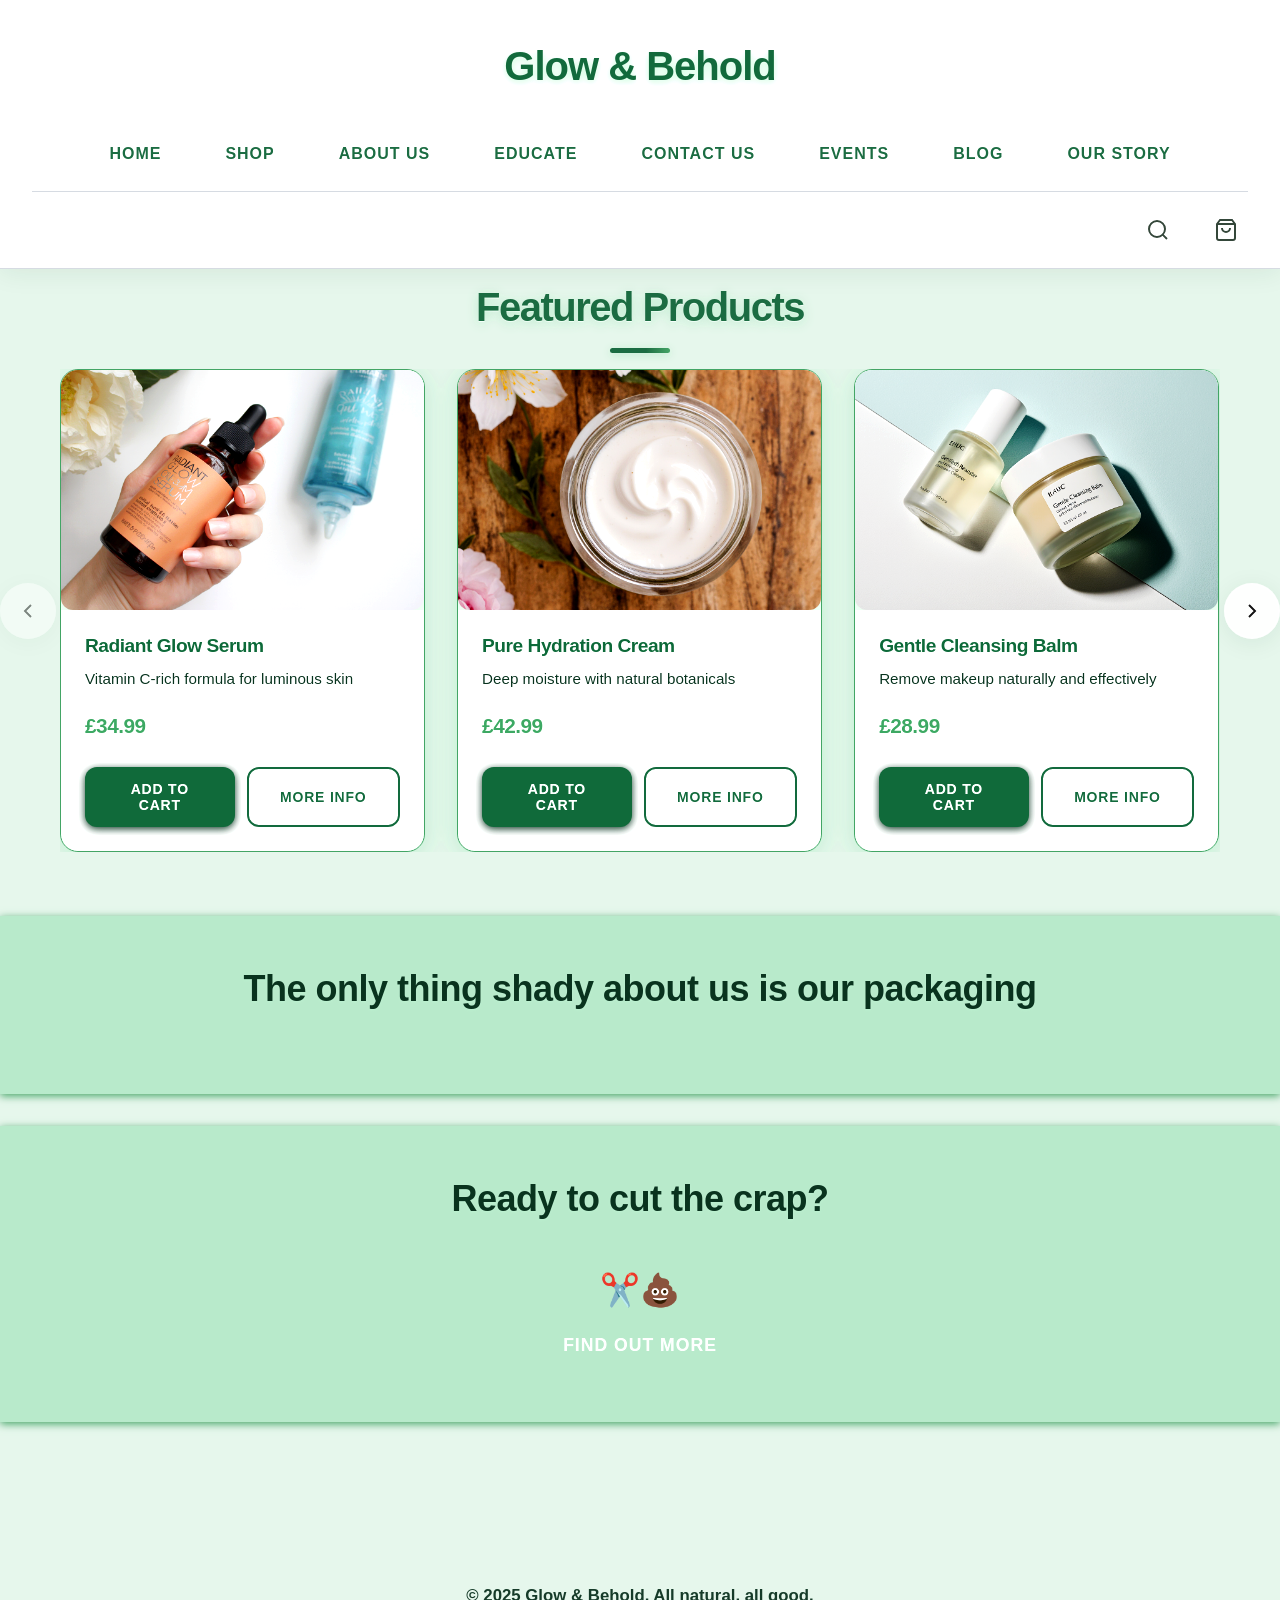
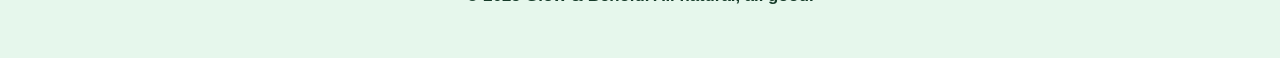
<file: index.html>
<!-- Modal for More Info -->
    <div id="info-modal" class="modal" style="display:none;">
        <div class="modal-content">
            <button class="modal-close" aria-label="Close">&times;</button>
            <h2 class="modal-title">Product Information</h2>
            <div class="modal-body">
                <p id="modal-product-name"></p>
                <p id="modal-product-description"></p>
                <p id="modal-product-price"></p>
            </div>
        </div>
    </div>
<!DOCTYPE html>
<html lang="en">
<head>
    <meta charset="UTF-8">
    <meta name="viewport" content="width=device-width, initial-scale=1.0">
    <title>Glow & Behold - Natural Skincare</title>
    <link rel="stylesheet" href="styles.css">
</head>
<body>
    <header class="header">
        <div class="header-container">
            <button class="mobile-menu-toggle" aria-label="Toggle menu">
                <span></span>
                <span></span>
                <span></span>
            </button>

            <div class="brand-container">
                <h1 class="brand-name"><a href="index.html">Glow & Behold</a></h1>
            </div>

            <nav class="main-nav">
                <ul class="nav-list">
                    <li><a href="index.html">Home</a></li>
                    <li><a href="shop/shop.html">Shop</a></li>
                    <li><a href="about/about.html">About Us</a></li>
                    <li><a href="educate/educate.html">Educate</a></li>
                    <li><a href="contact/contact.html">Contact Us</a></li>
                    <li><a href="events/events.html">Events</a></li>
                    <li><a href="blog/blog.html">Blog</a></li>
                    <li><a href="story/story.html">Our Story</a></li>
                </ul>
            </nav>

            <div class="header-actions">
                <button class="icon-btn search-btn" aria-label="Search products">
                    <svg width="24" height="24" viewBox="0 0 24 24" fill="none" stroke="currentColor" stroke-width="2">
                        <circle cx="11" cy="11" r="8"></circle>
                        <path d="m21 21-4.35-4.35"></path>
                    </svg>
                </button>
                <form class="search-bar" id="search-bar" autocomplete="off" onsubmit="return false;">
                    <input type="text" placeholder="Search products..." aria-label="Search products" />
                </form>
                <a href="cart/cart.html" class="icon-btn cart-btn" aria-label="Shopping cart">
                    <svg width="24" height="24" viewBox="0 0 24 24" fill="none" stroke="currentColor" stroke-width="2">
                        <path d="M6 2L3 6v14a2 2 0 0 0 2 2h14a2 2 0 0 0 2-2V6l-3-4z"></path>
                        <line x1="3" y1="6" x2="21" y2="6"></line>
                        <path d="M16 10a4 4 0 0 1-8 0"></path>
                    </svg>
                        <span class="cart-count">0</span>
                    </a>
            </div>
        </div>
    </header>

    <main>

        <section class="carousel-section">
            <h2 class="section-title">Featured Products</h2>
            <div class="carousel-container">
                <button class="carousel-btn carousel-btn-prev" aria-label="Previous products">
                    <svg width="24" height="24" viewBox="0 0 24 24" fill="none" stroke="currentColor" stroke-width="2">
                        <polyline points="15 18 9 12 15 6"></polyline>
                    </svg>
                </button>

                <div class="carousel-track-wrapper">
                    <div class="carousel-track">
                        <div class="product-card">
                            <div class="product-image">
                                <img src="images/glow_serum.png" alt="Radiant Glow Serum" class="product-image" />
                            </div>
                            <div class="product-info">
                                <h3 class="product-name">Radiant Glow Serum</h3>
                                <p class="product-description">Vitamin C-rich formula for luminous skin</p>
                                <p class="product-price">£34.99</p>
                                <div class="product-actions">
                                    <button class="btn btn-primary add-to-cart">Add to Cart</button>
                                    <button class="btn btn-secondary more-info">More Info</button>
                                </div>
                            </div>
                        </div>

                        <div class="product-card">
                            <div class="product-image">
                                <img src="images/hydration_cream.png" alt="Pure Hydration Cream" class="product-image" />
                            </div>
                            <div class="product-info">
                                <h3 class="product-name">Pure Hydration Cream</h3>
                                <p class="product-description">Deep moisture with natural botanicals</p>
                                <p class="product-price">£42.99</p>
                                <div class="product-actions">
                                    <button class="btn btn-primary add-to-cart">Add to Cart</button>
                                    <button class="btn btn-secondary more-info">More Info</button>
                                </div>
                            </div>
                        </div>

                        <div class="product-card">
                            <div class="product-image">
                                <img src="images/renewal_cleanser.png" alt="Gentle Cleansing Balm" class="product-image" />
                            </div>
                            <div class="product-info">
                                <h3 class="product-name">Gentle Cleansing Balm</h3>
                                <p class="product-description">Remove makeup naturally and effectively</p>
                                <p class="product-price">£28.99</p>
                                <div class="product-actions">
                                    <button class="btn btn-primary add-to-cart">Add to Cart</button>
                                    <button class="btn btn-secondary more-info">More Info</button>
                                </div>
                            </div>
                        </div>

                        <div class="product-card">
                            <div class="product-image">
                                <img src="images/botanical_balance_toner.png" alt="Revive Eye Treatment" class="product-image" />
                            </div>
                            <div class="product-info">
                                <h3 class="product-name">Revive Eye Treatment</h3>
                                <p class="product-description">Reduce puffiness and dark circles</p>
                                <p class="product-price">£38.99</p>
                                <div class="product-actions">
                                    <button class="btn btn-primary add-to-cart">Add to Cart</button>
                                    <button class="btn btn-secondary more-info">More Info</button>
                                </div>
                            </div>
                        </div>

                        <div class="product-card">
                            <div class="product-image">
                                <img src="images/restore_balm.png" alt="Bright Morning Toner" class="product-image" />
                            </div>
                            <div class="product-info">
                                <h3 class="product-name">Bright Morning Toner</h3>
                                <p class="product-description">Balance and refresh with rose water</p>
                                <p class="product-price">£24.99</p>
                                <div class="product-actions">
                                    <button class="btn btn-primary add-to-cart">Add to Cart</button>
                                    <button class="btn btn-secondary more-info">More Info</button>
                                </div>
                            </div>
                        </div>

                        <div class="product-card">
                            <div class="product-image">
                                <img src="images/night_repair_oil.png" alt="Night Repair Oil" class="product-image" />
                            </div>
                            <div class="product-info">
                                <h3 class="product-name">Night Repair Oil</h3>
                                <p class="product-description">Overnight rejuvenation therapy</p>
                                <p class="product-price">£45.99</p>
                                <div class="product-actions">
                                    <button class="btn btn-primary add-to-cart">Add to Cart</button>
                                    <button class="btn btn-secondary more-info">More Info</button>
                                </div>
                            </div>
                        </div>
                    </div>
                </div>

                <button class="carousel-btn carousel-btn-next" aria-label="Next products">
                    <svg width="24" height="24" viewBox="0 0 24 24" fill="none" stroke="currentColor" stroke-width="2">
                        <polyline points="9 18 15 12 9 6"></polyline>
                    </svg>
                </button>
            </div>

        </section>

        <section class="promo-banner">
            <p class="promo-text">The only thing shady about us is our packaging</p>
        </section>

        <section class="promo-banner">
            <p class="promo-text">Ready to cut the crap?</p>
            <span style="font-size:2rem; display:inline-block; margin-top:0.2em; text-align:center; width:100%;">✂️💩</span>
            <br>
            <button class="btn btn-cta"><span class="btn-cta-text">Find Out More</span></button>
        </section>
    </main>

    <footer class="footer">
        <p class="footer-copyright">&copy; 2025 Glow & Behold. All natural, all good.</p>
    </footer>

    <script src="script.js"></script>
</body>
</html>
</file>
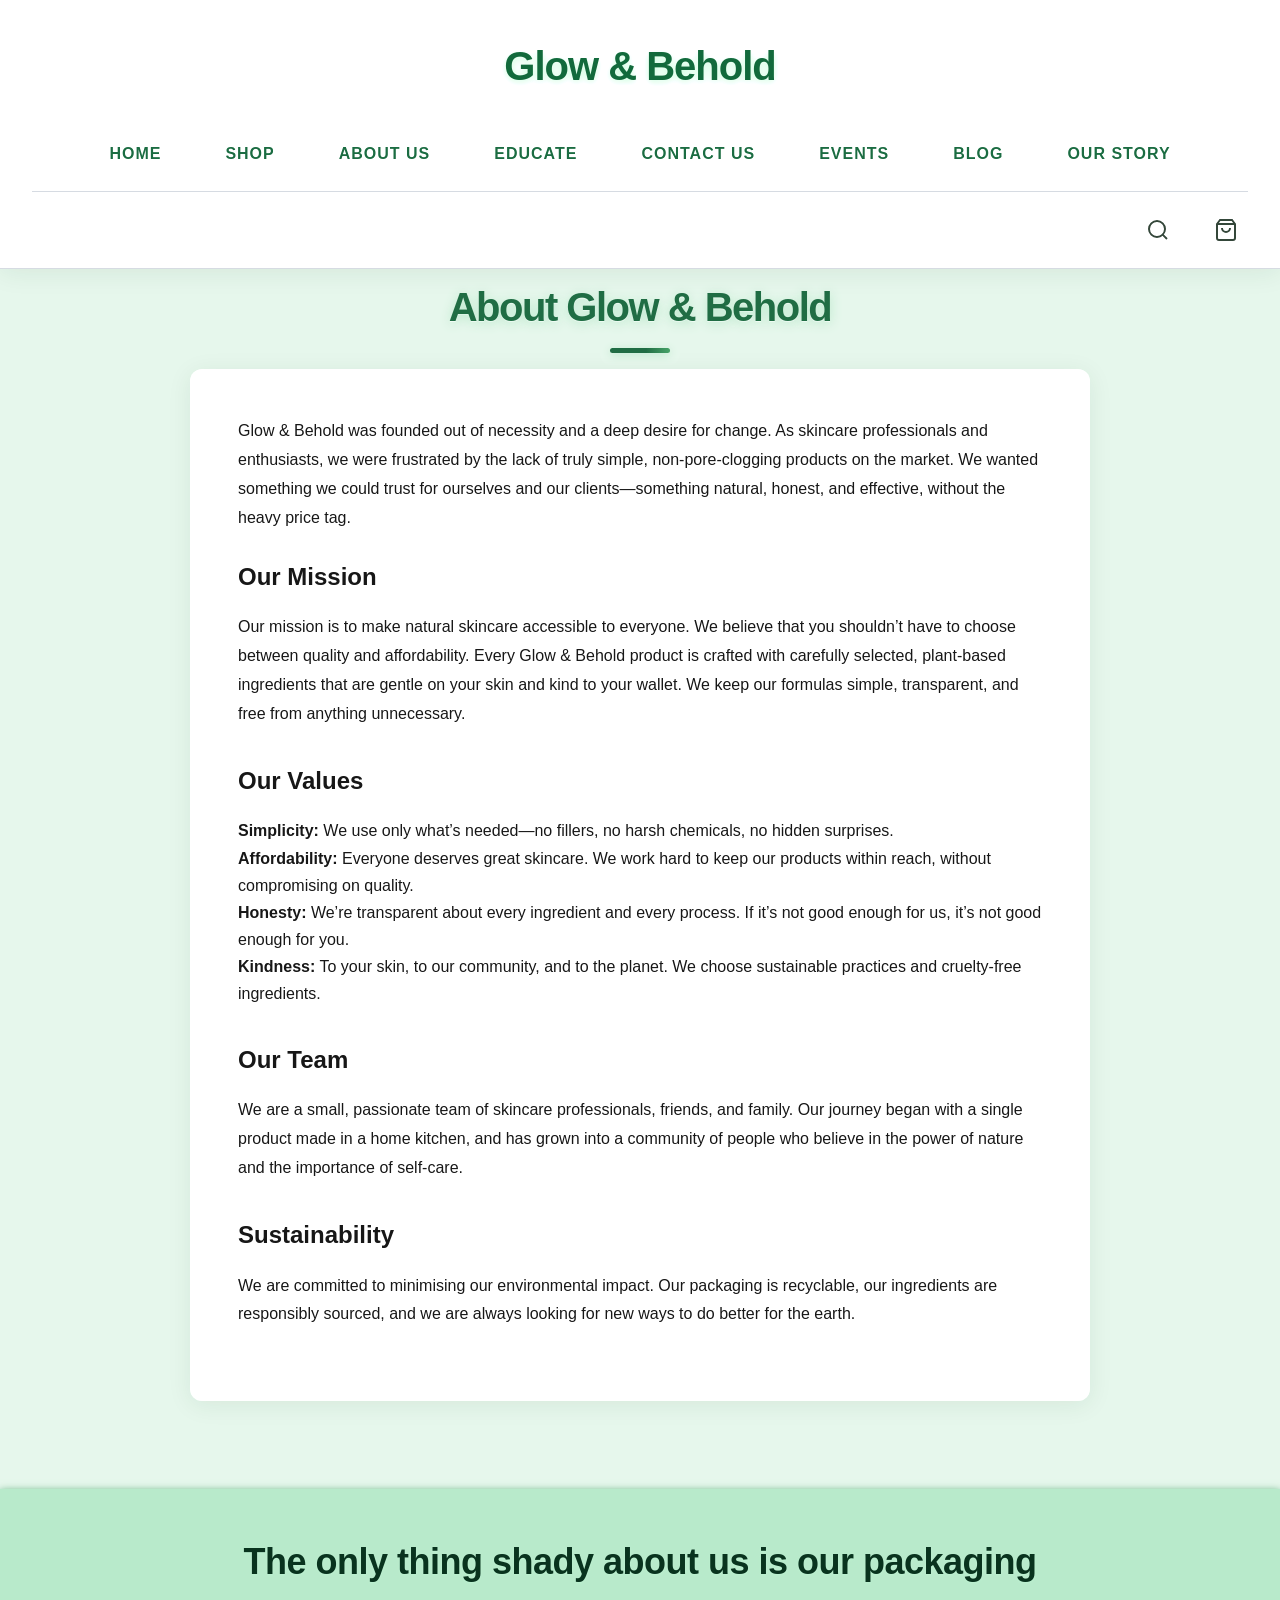
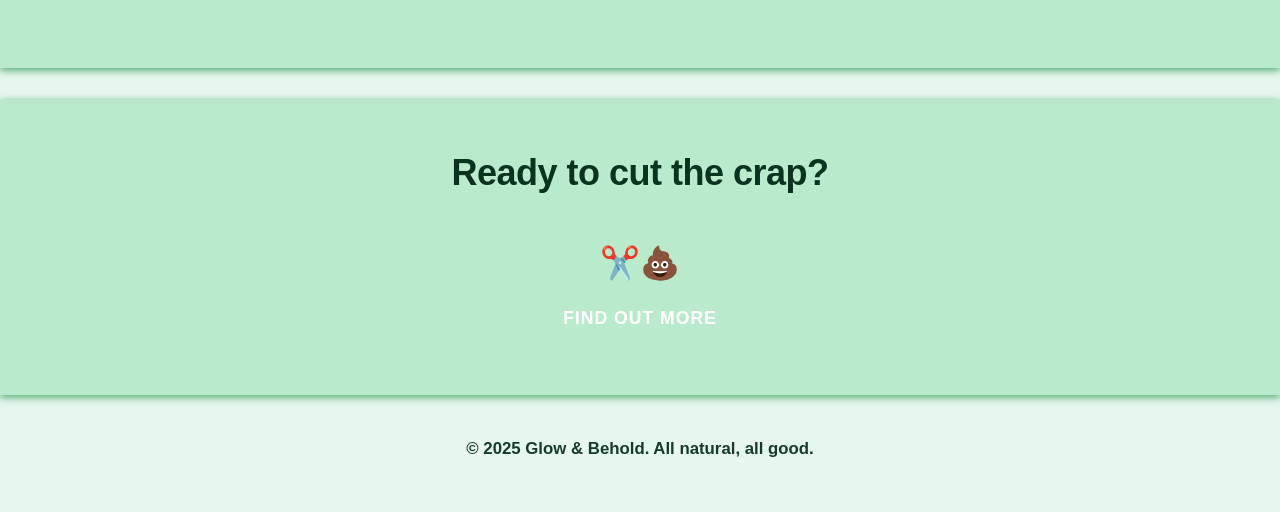
<file: about/about.html>
<!DOCTYPE html>
<html lang="en">
<head>
    <meta charset="UTF-8">
    <meta name="viewport" content="width=device-width, initial-scale=1.0">
    <title>About Us - Glow & Behold</title>
    <link rel="stylesheet" href="../styles.css">
</head>
<body>
    <header class="header">
        <div class="header-container">
            <button class="mobile-menu-toggle" aria-label="Toggle menu">
                <span></span>
                <span></span>
                <span></span>
            </button>

            <div class="brand-container">
                <h1 class="brand-name"><a href="../index.html">Glow & Behold</a></h1>
            </div>

            <nav class="main-nav">
                <ul class="nav-list">
                                        <li><a href="../index.html">Home</a></li>
                    <li><a href="../shop/shop.html">Shop</a></li>
                    <li><a href="about.html">About Us</a></li>
                    <li><a href="../educate/educate.html">Educate</a></li>
                    <li><a href="../contact/contact.html">Contact Us</a></li>
                    <li><a href="../events/events.html">Events</a></li>
                    <li><a href="../blog/blog.html">Blog</a></li>
                    <li><a href="../story/story.html">Our Story</a></li>
                </ul>
            </nav>

            <div class="header-actions">
                <button class="icon-btn search-btn" aria-label="Search products">
                    <svg width="24" height="24" viewBox="0 0 24 24" fill="none" stroke="currentColor" stroke-width="2">
                        <circle cx="11" cy="11" r="8"></circle>
                        <path d="m21 21-4.35-4.35"></path>
                    </svg>
                </button>
                <form class="search-bar" id="search-bar" autocomplete="off" onsubmit="return false;">
                    <input type="text" placeholder="Search products..." aria-label="Search products" />
                </form>
                <a href="../cart/cart.html" class="icon-btn cart-btn" aria-label="Shopping cart">
                    <svg width="24" height="24" viewBox="0 0 24 24" fill="none" stroke="currentColor" stroke-width="2">
                        <path d="M6 2L3 6v14a2 2 0 0 0 2 2h14a2 2 0 0 0 2-2V6l-3-4z"></path>
                        <line x1="3" y1="6" x2="21" y2="6"></line>
                        <path d="M16 10a4 4 0 0 1-8 0"></path>
                    </svg>
                    <span class="cart-count">0</span>
                </a>
            </div>
        </div>
    </header>

    <main>
        <section class="page-content">
            <h2 class="section-title">About Glow & Behold</h2>
            <div class="content-wrapper">
                <p>
                    Glow & Behold was founded out of necessity and a deep desire for change. As skincare professionals and enthusiasts, we were frustrated by the lack of truly simple, non-pore-clogging products on the market. We wanted something we could trust for ourselves and our clients—something natural, honest, and effective, without the heavy price tag.
                </p>

                <h3>Our Mission</h3>
                <p>
                    Our mission is to make natural skincare accessible to everyone. We believe that you shouldn’t have to choose between quality and affordability. Every Glow & Behold product is crafted with carefully selected, plant-based ingredients that are gentle on your skin and kind to your wallet. We keep our formulas simple, transparent, and free from anything unnecessary.
                </p>

                <h3>Our Values</h3>
                <ul>
                    <li><strong>Simplicity:</strong> We use only what’s needed—no fillers, no harsh chemicals, no hidden surprises.</li>
                    <li><strong>Affordability:</strong> Everyone deserves great skincare. We work hard to keep our products within reach, without compromising on quality.</li>
                    <li><strong>Honesty:</strong> We’re transparent about every ingredient and every process. If it’s not good enough for us, it’s not good enough for you.</li>
                    <li><strong>Kindness:</strong> To your skin, to our community, and to the planet. We choose sustainable practices and cruelty-free ingredients.</li>
                </ul>

                <h3>Our Team</h3>
                <p>
                    We are a small, passionate team of skincare professionals, friends, and family. Our journey began with a single product made in a home kitchen, and has grown into a community of people who believe in the power of nature and the importance of self-care.
                </p>

                <h3>Sustainability</h3>
                <p>
                    We are committed to minimising our environmental impact. Our packaging is recyclable, our ingredients are responsibly sourced, and we are always looking for new ways to do better for the earth.
                </p>
            </div>
        </section>
    </main>

    <footer class="footer">
        <div class="promo-banner">
            <p class="promo-text">The only thing shady about us is our packaging</p>
        </div>
        <div class="promo-banner">
            <p class="promo-text">Ready to cut the crap?</p>
            <span style="font-size:2rem; display:inline-block; margin-top:0.2em; text-align:center; width:100%;">✂️💩</span>
            <br>
            <button class="btn btn-cta"><span class="btn-cta-text">Find Out More</span></button>
        </div>
        <p class="footer-copyright">&copy; 2025 Glow & Behold. All natural, all good.</p>
    </footer>

    <script src="../script.js"></script>
</body>
</html>
</file>
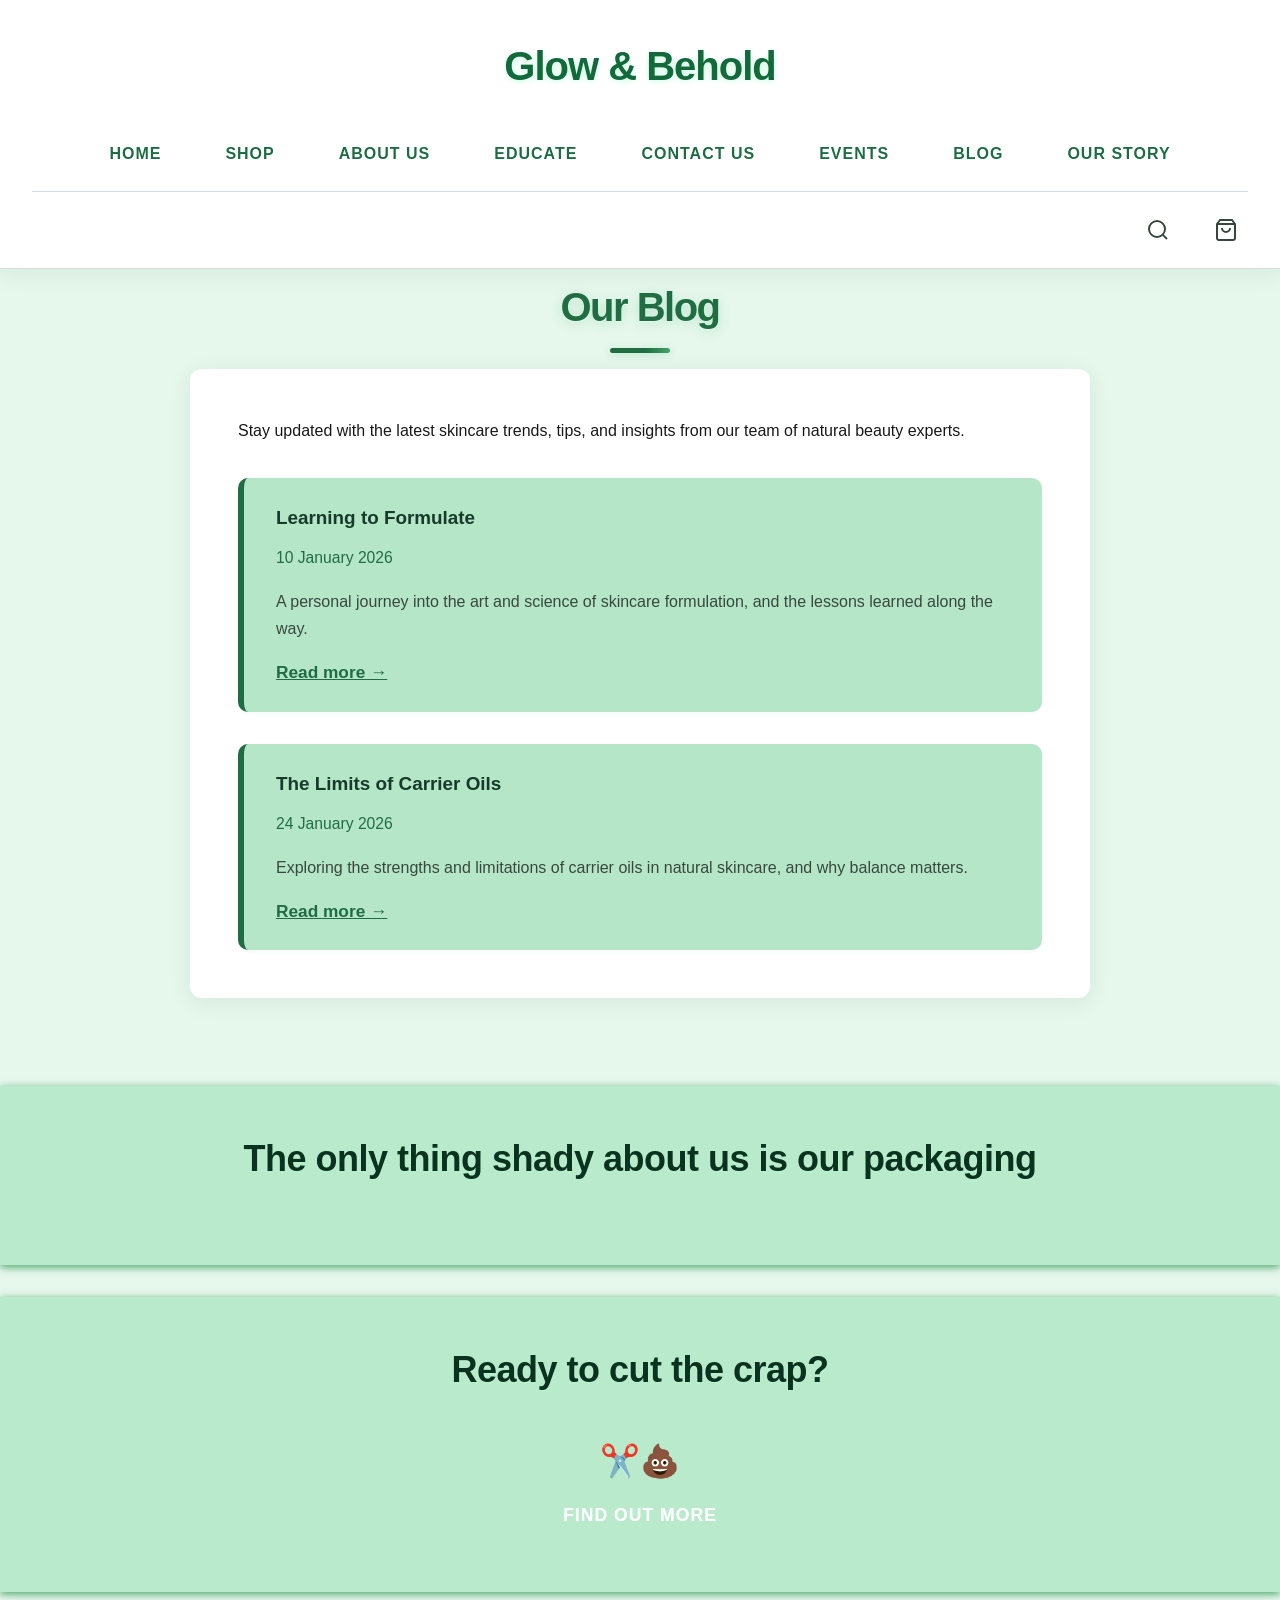
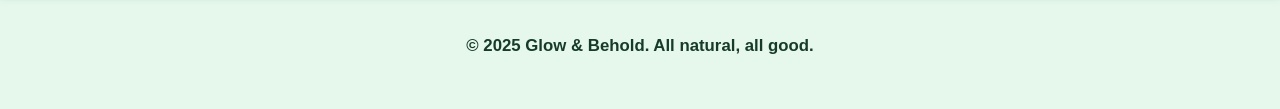
<file: blog/blog.html>
<!DOCTYPE html>
<html lang="en">
<head>
    <meta charset="UTF-8">
    <meta name="viewport" content="width=device-width, initial-scale=1.0">
    <title>Blog - Glow & Behold</title>
    <link rel="stylesheet" href="../styles.css">
</head>
<body>
    <header class="header">
        <div class="header-container">
            <button class="mobile-menu-toggle" aria-label="Toggle menu">
                <span></span>
                <span></span>
                <span></span>
            </button>

            <div class="brand-container">
                <h1 class="brand-name"><a href="../index.html">Glow & Behold</a></h1>
            </div>

            <nav class="main-nav">
                <ul class="nav-list">
                                        <li><a href="../index.html">Home</a></li>
                    <li><a href="../shop/shop.html">Shop</a></li>
                    <li><a href="../about/about.html">About Us</a></li>
                    <li><a href="../educate/educate.html">Educate</a></li>
                    <li><a href="../contact/contact.html">Contact Us</a></li>
                    <li><a href="../events/events.html">Events</a></li>
                    <li><a href="blog.html">Blog</a></li>
                    <li><a href="../story/story.html">Our Story</a></li>
                </ul>
            </nav>

            <div class="header-actions">
                <button class="icon-btn search-btn" aria-label="Search products">
                    <svg width="24" height="24" viewBox="0 0 24 24" fill="none" stroke="currentColor" stroke-width="2">
                        <circle cx="11" cy="11" r="8"></circle>
                        <path d="m21 21-4.35-4.35"></path>
                    </svg>
                </button>
                <form class="search-bar" id="search-bar" autocomplete="off" onsubmit="return false;">
                    <input type="text" placeholder="Search products..." aria-label="Search products" />
                </form>
                <a href="../cart/cart.html" class="icon-btn cart-btn" aria-label="Shopping cart">
                    <svg width="24" height="24" viewBox="0 0 24 24" fill="none" stroke="currentColor" stroke-width="2">
                        <path d="M6 2L3 6v14a2 2 0 0 0 2 2h14a2 2 0 0 0 2-2V6l-3-4z"></path>
                        <line x1="3" y1="6" x2="21" y2="6"></line>
                        <path d="M16 10a4 4 0 0 1-8 0"></path>
                    </svg>
                    <span class="cart-count">0</span>
                </a>
            </div>
        </div>
    </header>

    <main>
        <section class="page-content">
            <h2 class="section-title">Our Blog</h2>
            <div class="content-wrapper">
                <p>Stay updated with the latest skincare trends, tips, and insights from our team of natural beauty experts.</p>

                <ul class="blog-list" id="blog-list">
                    <!-- Blog entries will be loaded here by JavaScript -->
                </ul>
            </div>
        </section>
    </main>

    <footer class="footer">
        <div class="promo-banner">
            <p class="promo-text">The only thing shady about us is our packaging</p>
        </div>
        <div class="promo-banner">
            <p class="promo-text">Ready to cut the crap?</p>
            <span style="font-size:2rem; display:inline-block; margin-top:0.2em; text-align:center; width:100%;">✂️💩</span>
            <br>
            <button class="btn btn-cta"><span class="btn-cta-text">Find Out More</span></button>
        </div>
        <p class="footer-copyright">&copy; 2025 Glow & Behold. All natural, all good.</p>
    </footer>

    <script src="../script.js"></script>
</body>
</html>
</file>
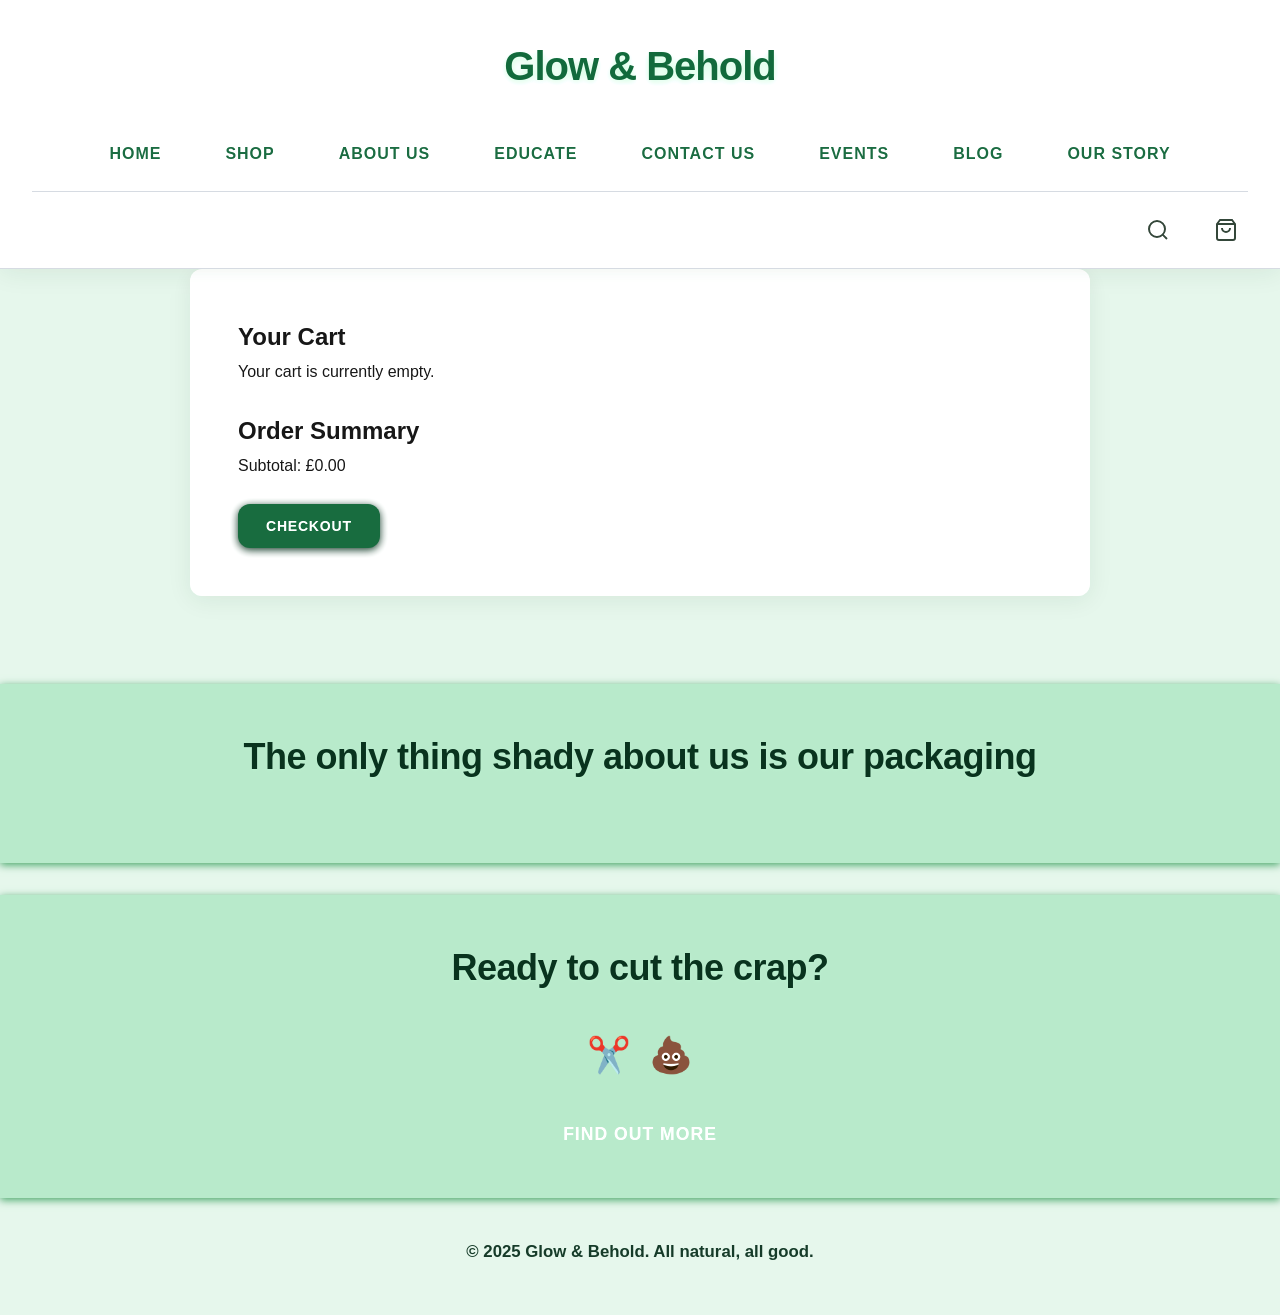
<file: cart/cart.html>
<!DOCTYPE html>
<html lang="en-GB">
<head>
    <meta charset="UTF-8">
    <meta name="viewport" content="width=device-width, initial-scale=1.0">
    <title>Your Cart | Glow & Behold</title>
    <link rel="stylesheet" href="../styles.css">
</head>
<body>
    <header class="header">
        <div class="header-container">
            <button class="mobile-menu-toggle" aria-label="Toggle menu">
                <span></span>
                <span></span>
                <span></span>
            </button>
            <div class="brand-container">
                <h1 class="brand-name"><a href="../index.html">Glow & Behold</a></h1>
            </div>
            <nav class="main-nav">
                <ul class="nav-list">
                    <li><a href="../index.html">Home</a></li>
                    <li><a href="../shop/shop.html">Shop</a></li>
                    <li><a href="../about/about.html">About Us</a></li>
                    <li><a href="../educate/educate.html">Educate</a></li>
                    <li><a href="../contact/contact.html">Contact Us</a></li>
                    <li><a href="../events/events.html">Events</a></li>
                    <li><a href="../blog/blog.html">Blog</a></li>
                    <li><a href="../story/story.html">Our Story</a></li>
                </ul>
            </nav>
            <div class="header-actions">
                <button class="icon-btn search-btn" aria-label="Search products">
                    <svg width="24" height="24" viewBox="0 0 24 24" fill="none" stroke="currentColor" stroke-width="2">
                        <circle cx="11" cy="11" r="8"></circle>
                        <path d="m21 21-4.35-4.35"></path>
                    </svg>
                </button>
                <form class="search-bar" id="search-bar" autocomplete="off" onsubmit="return false;">
                    <input type="text" placeholder="Search products..." aria-label="Search products" />
                </form>
                <a href="../cart/cart.html" class="icon-btn cart-btn" aria-label="Shopping cart">
                    <svg width="24" height="24" viewBox="0 0 24 24" fill="none" stroke="currentColor" stroke-width="2">
                        <path d="M6 2L3 6v14a2 2 0 0 0 2 2h14a2 2 0 0 0 2-2V6l-3-4z"></path>
                        <line x1="3" y1="6" x2="21" y2="6"></line>
                        <path d="M16 10a4 4 0 0 1-8 0"></path>
                    </svg>
                    <span class="cart-count">0</span>
                </a>
            </div>
        </div>
    </header>
    <main>
        <section class="page-content">
            <div class="content-wrapper">
                <h1>Your Cart</h1>
                <div class="cart-items">
                    <p>Your cart is currently empty.</p>
                </div>
                <div class="cart-summary">
                    <h2>Order Summary</h2>
                    <p>Subtotal: <span class="cart-subtotal">£0.00</span></p>
                    <button class="btn btn-primary" disabled>Checkout</button>
                </div>
            </div>
        </section>
    </main>
    <footer class="footer">
        <div class="promo-banner">
            <p class="promo-text">The only thing shady about us is our packaging</p>
        </div>
        <div class="promo-banner">
            <p class="promo-text">Ready to cut the crap?</p>
            <div class="promo-icons">
                <span>✂️</span><span>💩</span>
            </div>
            <a href="../educate/educate.html" class="btn btn-cta"><span class="btn-cta-text">Find Out More</span></a>
        </div>
        <p class="footer-copyright">&copy; 2025 Glow & Behold. All natural, all good.</p>
    </footer>
</body>
</html>
</file>
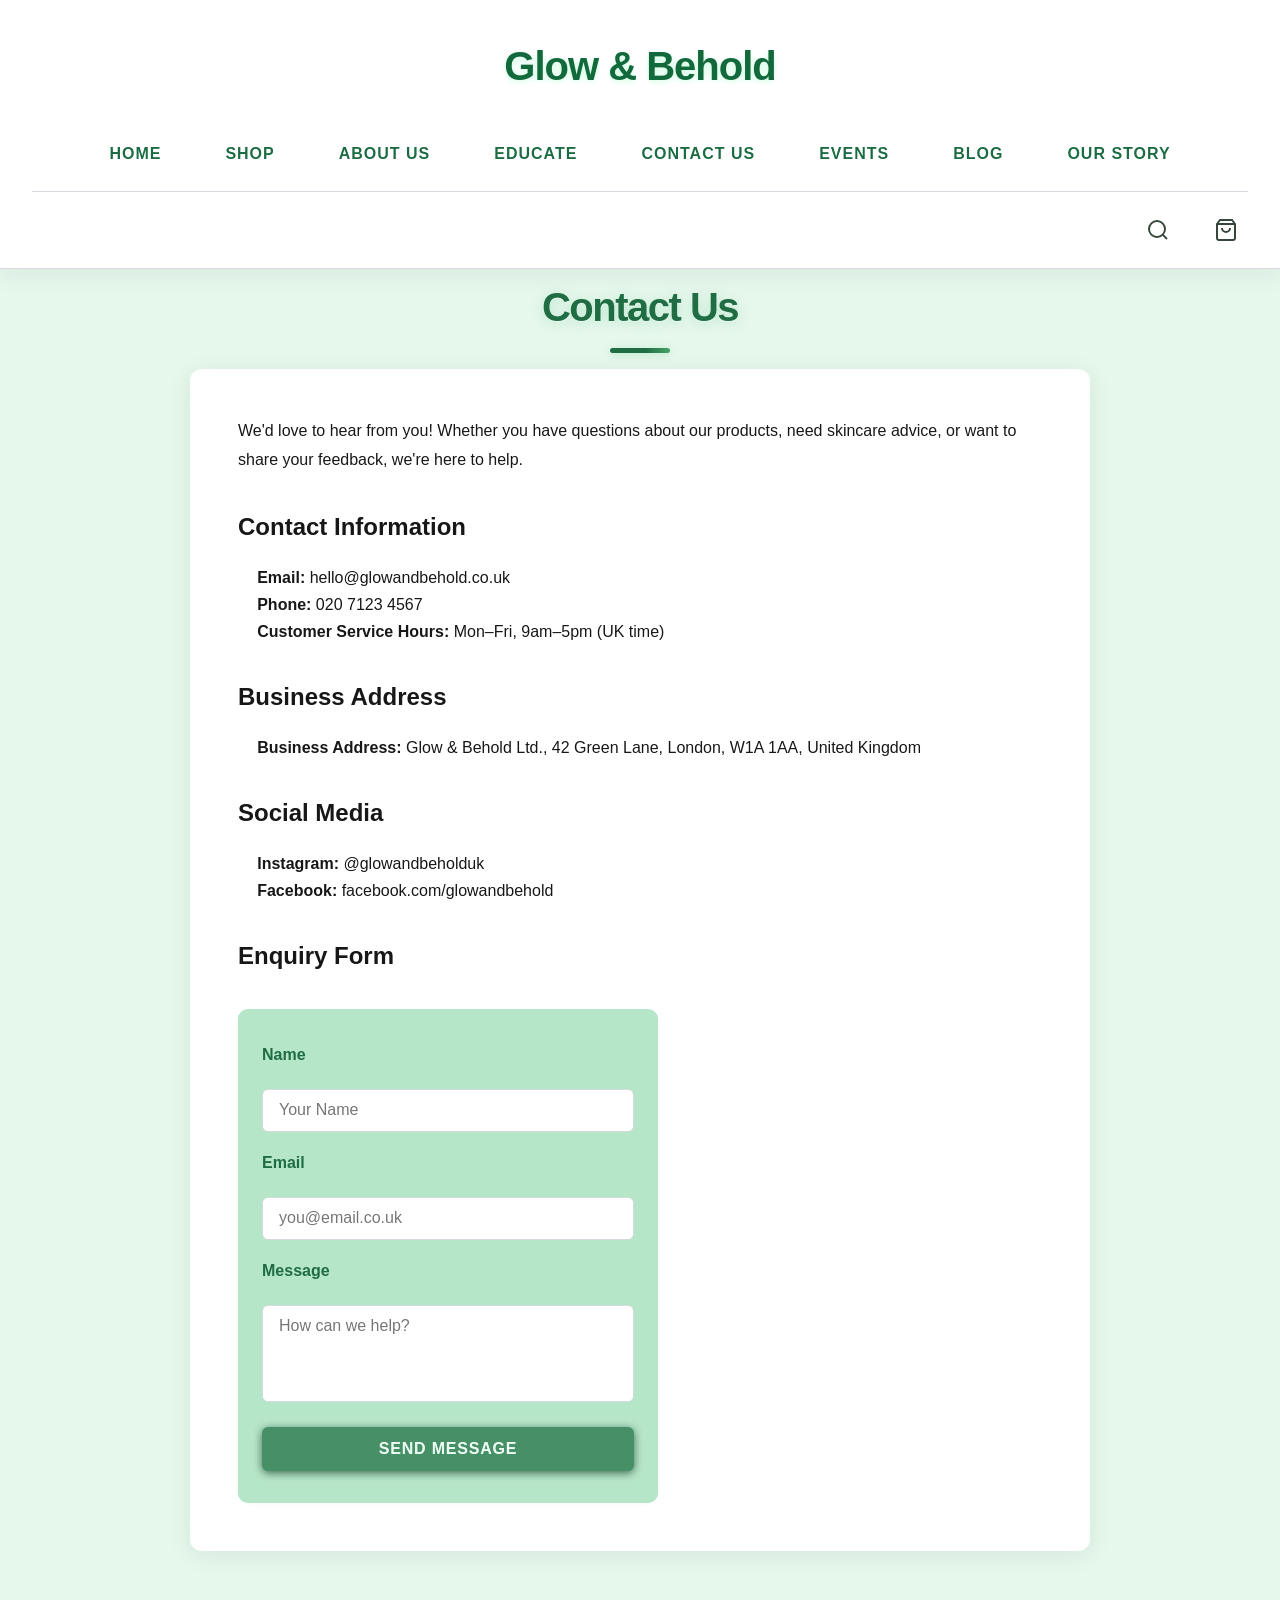
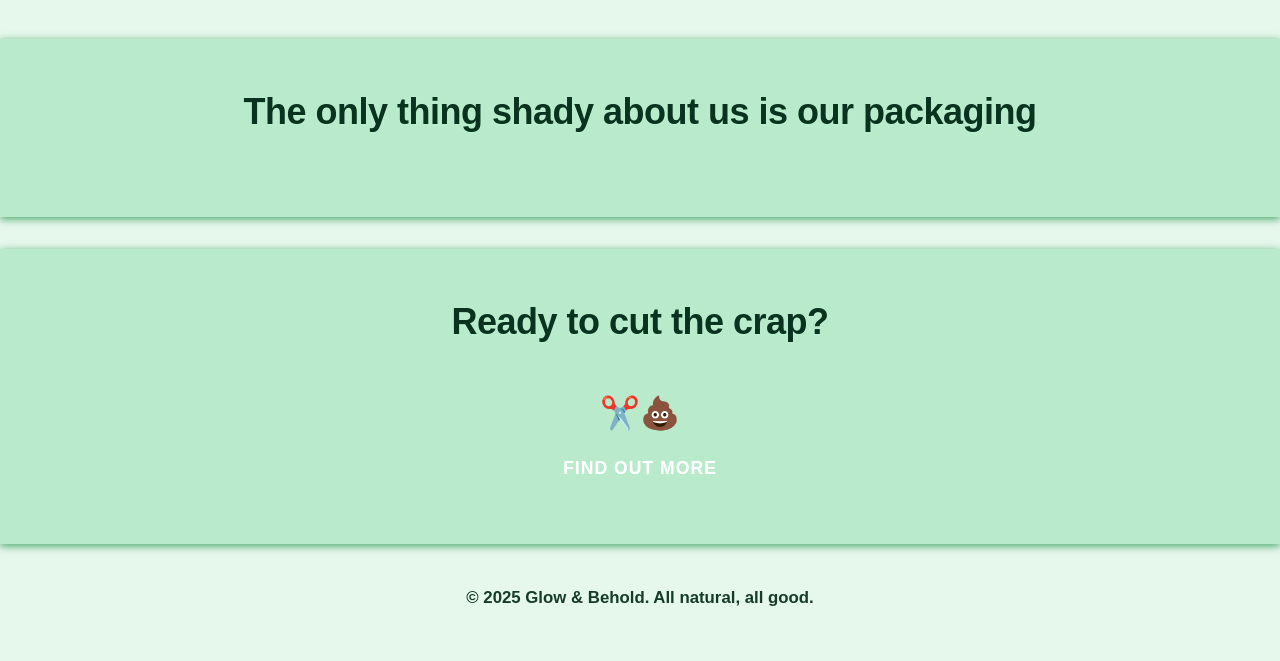
<file: contact/contact.html>
<!DOCTYPE html>
<html lang="en">
<head>
    <meta charset="UTF-8">
    <meta name="viewport" content="width=device-width, initial-scale=1.0">
    <title>Contact Us - Glow & Behold</title>
    <link rel="stylesheet" href="../styles.css">
</head>
<body>
    <header class="header">
        <div class="header-container">
            <button class="mobile-menu-toggle" aria-label="Toggle menu">
                <span></span>
                <span></span>
                <span></span>
            </button>

            <div class="brand-container">
                <h1 class="brand-name"><a href="../index.html">Glow & Behold</a></h1>
            </div>

            <nav class="main-nav">
                <ul class="nav-list">
                                        <li><a href="../index.html">Home</a></li>
                    <li><a href="../shop/shop.html">Shop</a></li>
                    <li><a href="../about/about.html">About Us</a></li>
                    <li><a href="../educate/educate.html">Educate</a></li>
                    <li><a href="contact.html">Contact Us</a></li>
                    <li><a href="../events/events.html">Events</a></li>
                    <li><a href="../blog/blog.html">Blog</a></li>
                    <li><a href="../story/story.html">Our Story</a></li>
                </ul>
            </nav>

            <div class="header-actions">
                <button class="icon-btn search-btn" aria-label="Search products">
                    <svg width="24" height="24" viewBox="0 0 24 24" fill="none" stroke="currentColor" stroke-width="2">
                        <circle cx="11" cy="11" r="8"></circle>
                        <path d="m21 21-4.35-4.35"></path>
                    </svg>
                </button>
                <form class="search-bar" id="search-bar" autocomplete="off" onsubmit="return false;">
                    <input type="text" placeholder="Search products..." aria-label="Search products" />
                </form>
                <a href="../cart/cart.html" class="icon-btn cart-btn" aria-label="Shopping cart">
                    <svg width="24" height="24" viewBox="0 0 24 24" fill="none" stroke="currentColor" stroke-width="2">
                        <path d="M6 2L3 6v14a2 2 0 0 0 2 2h14a2 2 0 0 0 2-2V6l-3-4z"></path>
                        <line x1="3" y1="6" x2="21" y2="6"></line>
                        <path d="M16 10a4 4 0 0 1-8 0"></path>
                    </svg>
                    <span class="cart-count">0</span>
                </a>
            </div>
        </div>
    </header>

    <main>
        <section class="page-content">
            <h2 class="section-title">Contact Us</h2>
            <div class="content-wrapper">
                <p>We'd love to hear from you! Whether you have questions about our products, need skincare advice, or want to share your feedback, we're here to help.</p>

                <div class="contact-details">
                    <h3>Contact Information</h3>
                    <ul>
                        <li><strong>Email:</strong> <a href="mailto:hello@glowandbehold.co.uk">hello@glowandbehold.co.uk</a></li>
                        <li><strong>Phone:</strong> <a href="tel:+442071234567">020 7123 4567</a></li>
                        <li><strong>Customer Service Hours:</strong> Mon–Fri, 9am–5pm (UK time)</li>
                    </ul>

                    <h3>Business Address</h3>
                    <ul>
                        <li><strong>Business Address:</strong> Glow & Behold Ltd., 42 Green Lane, London, W1A 1AA, United Kingdom</li>
                    </ul>

                    <h3>Social Media</h3>
                    <ul>
                        <li><strong>Instagram:</strong> <a href="#">@glowandbeholduk</a></li>
                        <li><strong>Facebook:</strong> <a href="#">facebook.com/glowandbehold</a></li>
                    </ul>

                    <h3>Enquiry Form</h3>
                    <form class="contact-form" autocomplete="off" onsubmit="return false;">
                        <label for="name">Name</label>
                        <input type="text" id="name" name="name" placeholder="Your Name" required>
                        <label for="email">Email</label>
                        <input type="email" id="email" name="email" placeholder="you@email.co.uk" required>
                        <label for="message">Message</label>
                        <textarea id="message" name="message" rows="4" placeholder="How can we help?" required></textarea>
                        <button type="submit" class="btn btn-primary" disabled>Send Message</button>
                    </form>
                </div>
            </div>
        </section>
    </main>

    <footer class="footer">
        <div class="promo-banner">
            <p class="promo-text">The only thing shady about us is our packaging</p>
        </div>
        <div class="promo-banner">
            <p class="promo-text">Ready to cut the crap?</p>
            <span style="font-size:2rem; display:inline-block; margin-top:0.2em; text-align:center; width:100%;">✂️💩</span>
            <br>
            <button class="btn btn-cta"><span class="btn-cta-text">Find Out More</span></button>
        </div>
        <p class="footer-copyright">&copy; 2025 Glow & Behold. All natural, all good.</p>
    </footer>

    <script src="../script.js"></script>
</body>
</html>
</file>
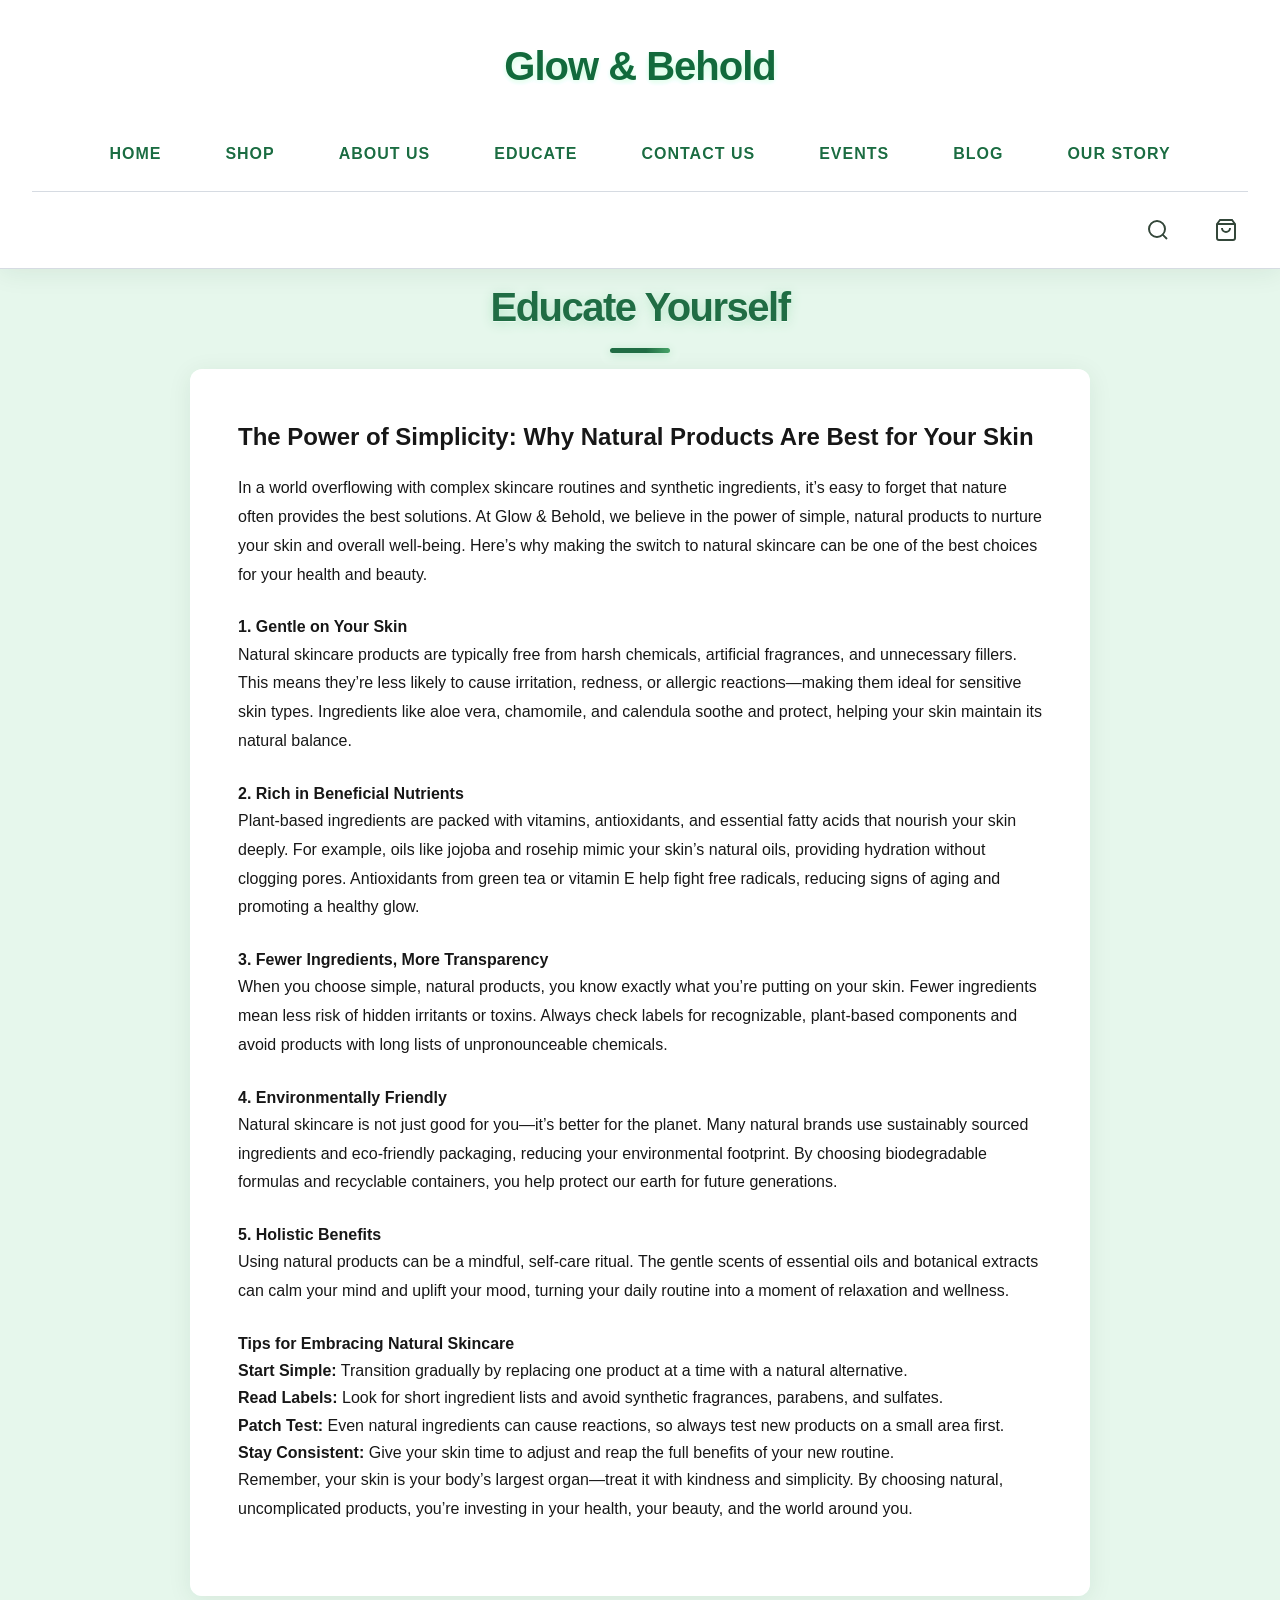
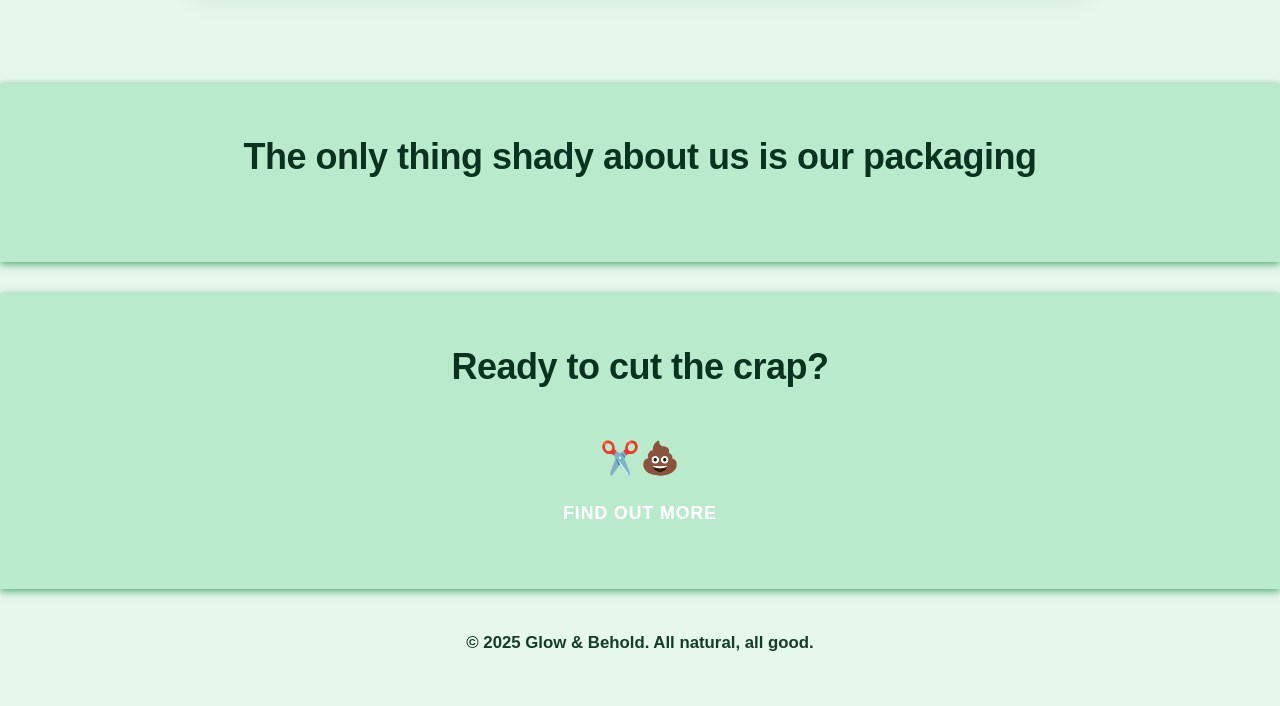
<file: educate/educate.html>
<!DOCTYPE html>
<html lang="en">
<head>
    <meta charset="UTF-8">
    <meta name="viewport" content="width=device-width, initial-scale=1.0">
    <title>Educate - Glow & Behold</title>
    <link rel="stylesheet" href="../styles.css">
</head>
<body>
    <header class="header">
        <div class="header-container">
            <button class="mobile-menu-toggle" aria-label="Toggle menu">
                <span></span>
                <span></span>
                <span></span>
            </button>

            <div class="brand-container">
                <h1 class="brand-name"><a href="../index.html">Glow & Behold</a></h1>
            </div>

            <nav class="main-nav">
                <ul class="nav-list">
                                        <li><a href="../index.html">Home</a></li>
                    <li><a href="../shop/shop.html">Shop</a></li>
                    <li><a href="../about/about.html">About Us</a></li>
                    <li><a href="educate.html">Educate</a></li>
                    <li><a href="../contact/contact.html">Contact Us</a></li>
                    <li><a href="../events/events.html">Events</a></li>
                    <li><a href="../blog/blog.html">Blog</a></li>
                    <li><a href="../story/story.html">Our Story</a></li>
                </ul>
            </nav>

            <div class="header-actions">
                <button class="icon-btn search-btn" aria-label="Search products">
                    <svg width="24" height="24" viewBox="0 0 24 24" fill="none" stroke="currentColor" stroke-width="2">
                        <circle cx="11" cy="11" r="8"></circle>
                        <path d="m21 21-4.35-4.35"></path>
                    </svg>
                </button>
                <form class="search-bar" id="search-bar" autocomplete="off" onsubmit="return false;">
                    <input type="text" placeholder="Search products..." aria-label="Search products" />
                </form>
                <a href="../cart/cart.html" class="icon-btn cart-btn" aria-label="Shopping cart">
                    <svg width="24" height="24" viewBox="0 0 24 24" fill="none" stroke="currentColor" stroke-width="2">
                        <path d="M6 2L3 6v14a2 2 0 0 0 2 2h14a2 2 0 0 0 2-2V6l-3-4z"></path>
                        <line x1="3" y1="6" x2="21" y2="6"></line>
                        <path d="M16 10a4 4 0 0 1-8 0"></path>
                    </svg>
                    <span class="cart-count">0</span>
                </a>
            </div>
        </div>
    </header>

    <main>
        <section class="page-content">
            <h2 class="section-title">Educate Yourself</h2>
            <div class="content-wrapper">
                <h3>The Power of Simplicity: Why Natural Products Are Best for Your Skin</h3>
                <p>
                    In a world overflowing with complex skincare routines and synthetic ingredients, it’s easy to forget that nature often provides the best solutions. At Glow & Behold, we believe in the power of simple, natural products to nurture your skin and overall well-being. Here’s why making the switch to natural skincare can be one of the best choices for your health and beauty.
                </p>

                <h4>1. Gentle on Your Skin</h4>
                <p>
                    Natural skincare products are typically free from harsh chemicals, artificial fragrances, and unnecessary fillers. This means they’re less likely to cause irritation, redness, or allergic reactions—making them ideal for sensitive skin types. Ingredients like aloe vera, chamomile, and calendula soothe and protect, helping your skin maintain its natural balance.
                </p>

                <h4>2. Rich in Beneficial Nutrients</h4>
                <p>
                    Plant-based ingredients are packed with vitamins, antioxidants, and essential fatty acids that nourish your skin deeply. For example, oils like jojoba and rosehip mimic your skin’s natural oils, providing hydration without clogging pores. Antioxidants from green tea or vitamin E help fight free radicals, reducing signs of aging and promoting a healthy glow.
                </p>

                <h4>3. Fewer Ingredients, More Transparency</h4>
                <p>
                    When you choose simple, natural products, you know exactly what you’re putting on your skin. Fewer ingredients mean less risk of hidden irritants or toxins. Always check labels for recognizable, plant-based components and avoid products with long lists of unpronounceable chemicals.
                </p>

                <h4>4. Environmentally Friendly</h4>
                <p>
                    Natural skincare is not just good for you—it’s better for the planet. Many natural brands use sustainably sourced ingredients and eco-friendly packaging, reducing your environmental footprint. By choosing biodegradable formulas and recyclable containers, you help protect our earth for future generations.
                </p>

                <h4>5. Holistic Benefits</h4>
                <p>
                    Using natural products can be a mindful, self-care ritual. The gentle scents of essential oils and botanical extracts can calm your mind and uplift your mood, turning your daily routine into a moment of relaxation and wellness.
                </p>

                <h4>Tips for Embracing Natural Skincare</h4>
                <ul>
                    <li><strong>Start Simple:</strong> Transition gradually by replacing one product at a time with a natural alternative.</li>
                    <li><strong>Read Labels:</strong> Look for short ingredient lists and avoid synthetic fragrances, parabens, and sulfates.</li>
                    <li><strong>Patch Test:</strong> Even natural ingredients can cause reactions, so always test new products on a small area first.</li>
                    <li><strong>Stay Consistent:</strong> Give your skin time to adjust and reap the full benefits of your new routine.</li>
                </ul>

                <p>
                    Remember, your skin is your body’s largest organ—treat it with kindness and simplicity. By choosing natural, uncomplicated products, you’re investing in your health, your beauty, and the world around you.
                </p>
            </div>
        </section>
    </main>

    <footer class="footer">
        <div class="promo-banner">
            <p class="promo-text">The only thing shady about us is our packaging</p>
        </div>
        <div class="promo-banner">
            <p class="promo-text">Ready to cut the crap?</p>
            <span style="font-size:2rem; display:inline-block; margin-top:0.2em; text-align:center; width:100%;">✂️💩</span>
            <br>
            <button class="btn btn-cta"><span class="btn-cta-text">Find Out More</span></button>
        </div>
        <p class="footer-copyright">&copy; 2025 Glow & Behold. All natural, all good.</p>
    </footer>

    <script src="../script.js"></script>
</body>
</html>
</file>
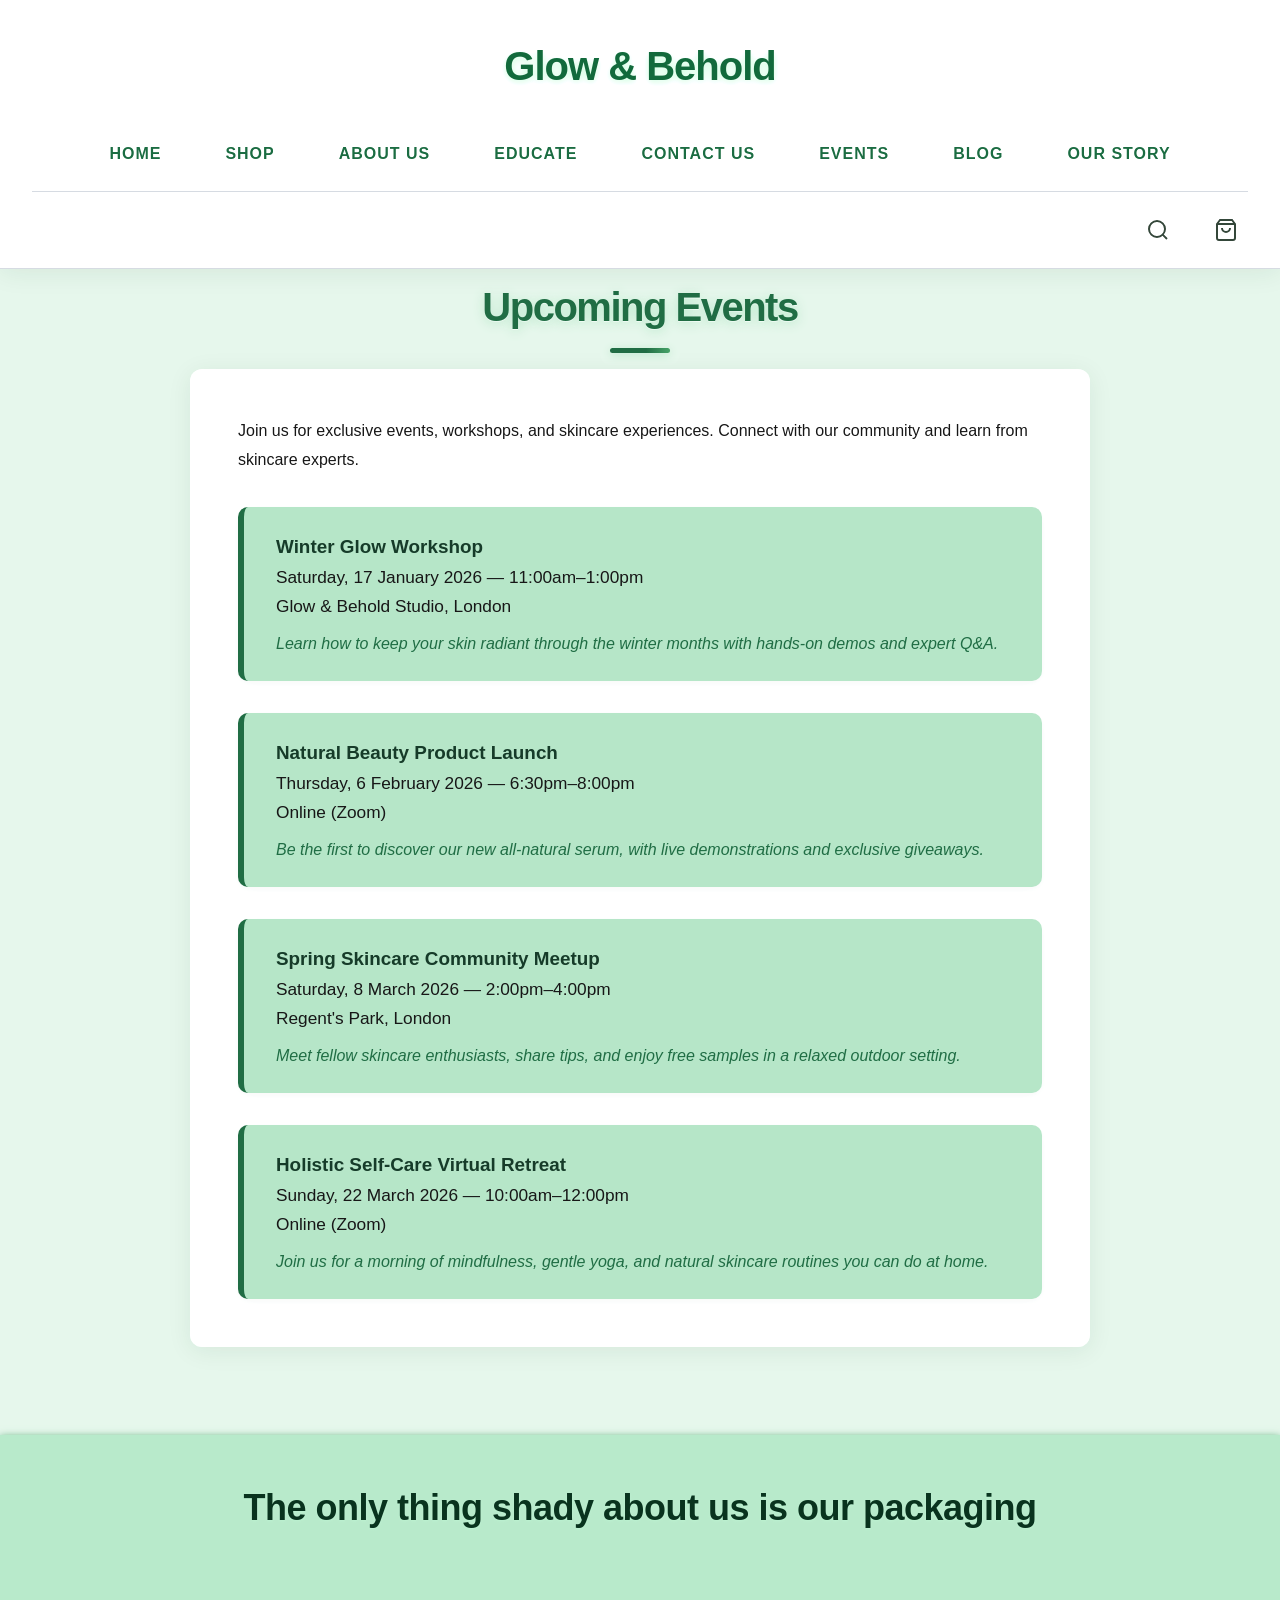
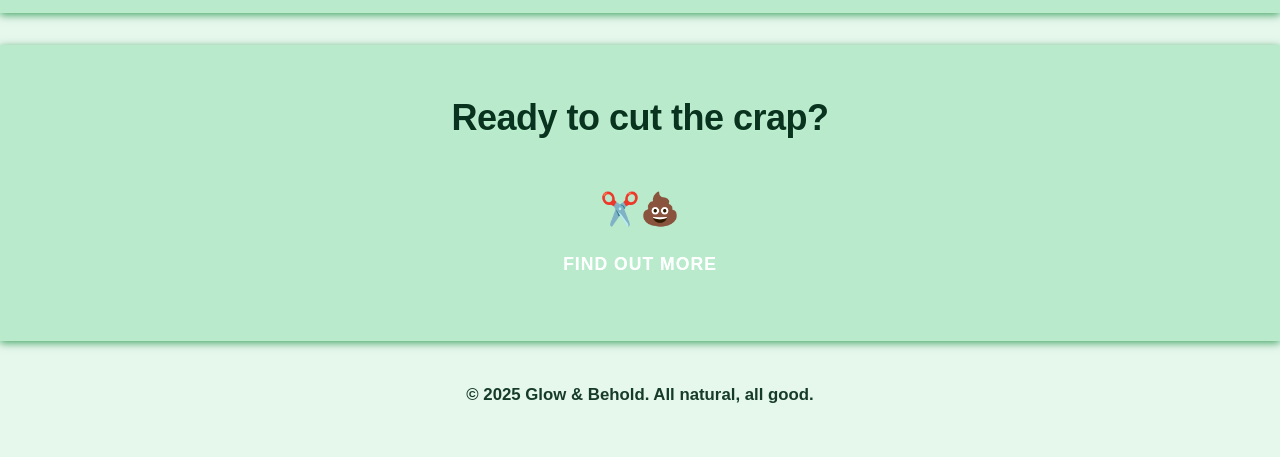
<file: events/events.html>
<!DOCTYPE html>
<html lang="en">
<head>
    <meta charset="UTF-8">
    <meta name="viewport" content="width=device-width, initial-scale=1.0">
    <title>Events - Glow & Behold</title>
    <link rel="stylesheet" href="../styles.css">
</head>
<body>
    <header class="header">
        <div class="header-container">
            <button class="mobile-menu-toggle" aria-label="Toggle menu">
                <span></span>
                <span></span>
                <span></span>
            </button>

            <div class="brand-container">
                <h1 class="brand-name"><a href="../index.html">Glow & Behold</a></h1>
            </div>

            <nav class="main-nav">
                <ul class="nav-list">
                                        <li><a href="../index.html">Home</a></li>
                    <li><a href="../shop/shop.html">Shop</a></li>
                    <li><a href="../about/about.html">About Us</a></li>
                    <li><a href="../educate/educate.html">Educate</a></li>
                    <li><a href="../contact/contact.html">Contact Us</a></li>
                    <li><a href="events.html">Events</a></li>
                    <li><a href="../blog/blog.html">Blog</a></li>
                    <li><a href="../story/story.html">Our Story</a></li>
                </ul>
            </nav>

            <div class="header-actions">
                <button class="icon-btn search-btn" aria-label="Search products">
                    <svg width="24" height="24" viewBox="0 0 24 24" fill="none" stroke="currentColor" stroke-width="2">
                        <circle cx="11" cy="11" r="8"></circle>
                        <path d="m21 21-4.35-4.35"></path>
                    </svg>
                </button>
                <form class="search-bar" id="search-bar" autocomplete="off" onsubmit="return false;">
                    <input type="text" placeholder="Search products..." aria-label="Search products" />
                </form>
                <a href="../cart/cart.html" class="icon-btn cart-btn" aria-label="Shopping cart">
                    <svg width="24" height="24" viewBox="0 0 24 24" fill="none" stroke="currentColor" stroke-width="2">
                        <path d="M6 2L3 6v14a2 2 0 0 0 2 2h14a2 2 0 0 0 2-2V6l-3-4z"></path>
                        <line x1="3" y1="6" x2="21" y2="6"></line>
                        <path d="M16 10a4 4 0 0 1-8 0"></path>
                    </svg>
                    <span class="cart-count">0</span>
                </a>
            </div>
        </div>
    </header>

    <main>
        <section class="page-content">
            <h2 class="section-title">Upcoming Events</h2>
            <div class="content-wrapper">
                <p>Join us for exclusive events, workshops, and skincare experiences. Connect with our community and learn from skincare experts.</p>

                <ul class="events-list">
                    <li class="event-item">
                        <strong>Winter Glow Workshop</strong><br>
                        <span>Saturday, 17 January 2026 &mdash; 11:00am–1:00pm</span><br>
                        <span>Glow & Behold Studio, London</span><br>
                        <em>Learn how to keep your skin radiant through the winter months with hands-on demos and expert Q&A.</em>
                    </li>
                    <li class="event-item">
                        <strong>Natural Beauty Product Launch</strong><br>
                        <span>Thursday, 6 February 2026 &mdash; 6:30pm–8:00pm</span><br>
                        <span>Online (Zoom)</span><br>
                        <em>Be the first to discover our new all-natural serum, with live demonstrations and exclusive giveaways.</em>
                    </li>
                    <li class="event-item">
                        <strong>Spring Skincare Community Meetup</strong><br>
                        <span>Saturday, 8 March 2026 &mdash; 2:00pm–4:00pm</span><br>
                        <span>Regent's Park, London</span><br>
                        <em>Meet fellow skincare enthusiasts, share tips, and enjoy free samples in a relaxed outdoor setting.</em>
                    </li>
                    <li class="event-item">
                        <strong>Holistic Self-Care Virtual Retreat</strong><br>
                        <span>Sunday, 22 March 2026 &mdash; 10:00am–12:00pm</span><br>
                        <span>Online (Zoom)</span><br>
                        <em>Join us for a morning of mindfulness, gentle yoga, and natural skincare routines you can do at home.</em>
                    </li>
                </ul>
            </div>
        </section>
    </main>

    <footer class="footer">
        <div class="promo-banner">
            <p class="promo-text">The only thing shady about us is our packaging</p>
        </div>
        <div class="promo-banner">
            <p class="promo-text">Ready to cut the crap?</p>
            <span style="font-size:2rem; display:inline-block; margin-top:0.2em; text-align:center; width:100%;">✂️💩</span>
            <br>
            <button class="btn btn-cta"><span class="btn-cta-text">Find Out More</span></button>
        </div>
        <p class="footer-copyright">&copy; 2025 Glow & Behold. All natural, all good.</p>
    </footer>

    <script src="../script.js"></script>
</body>
</html>
</file>
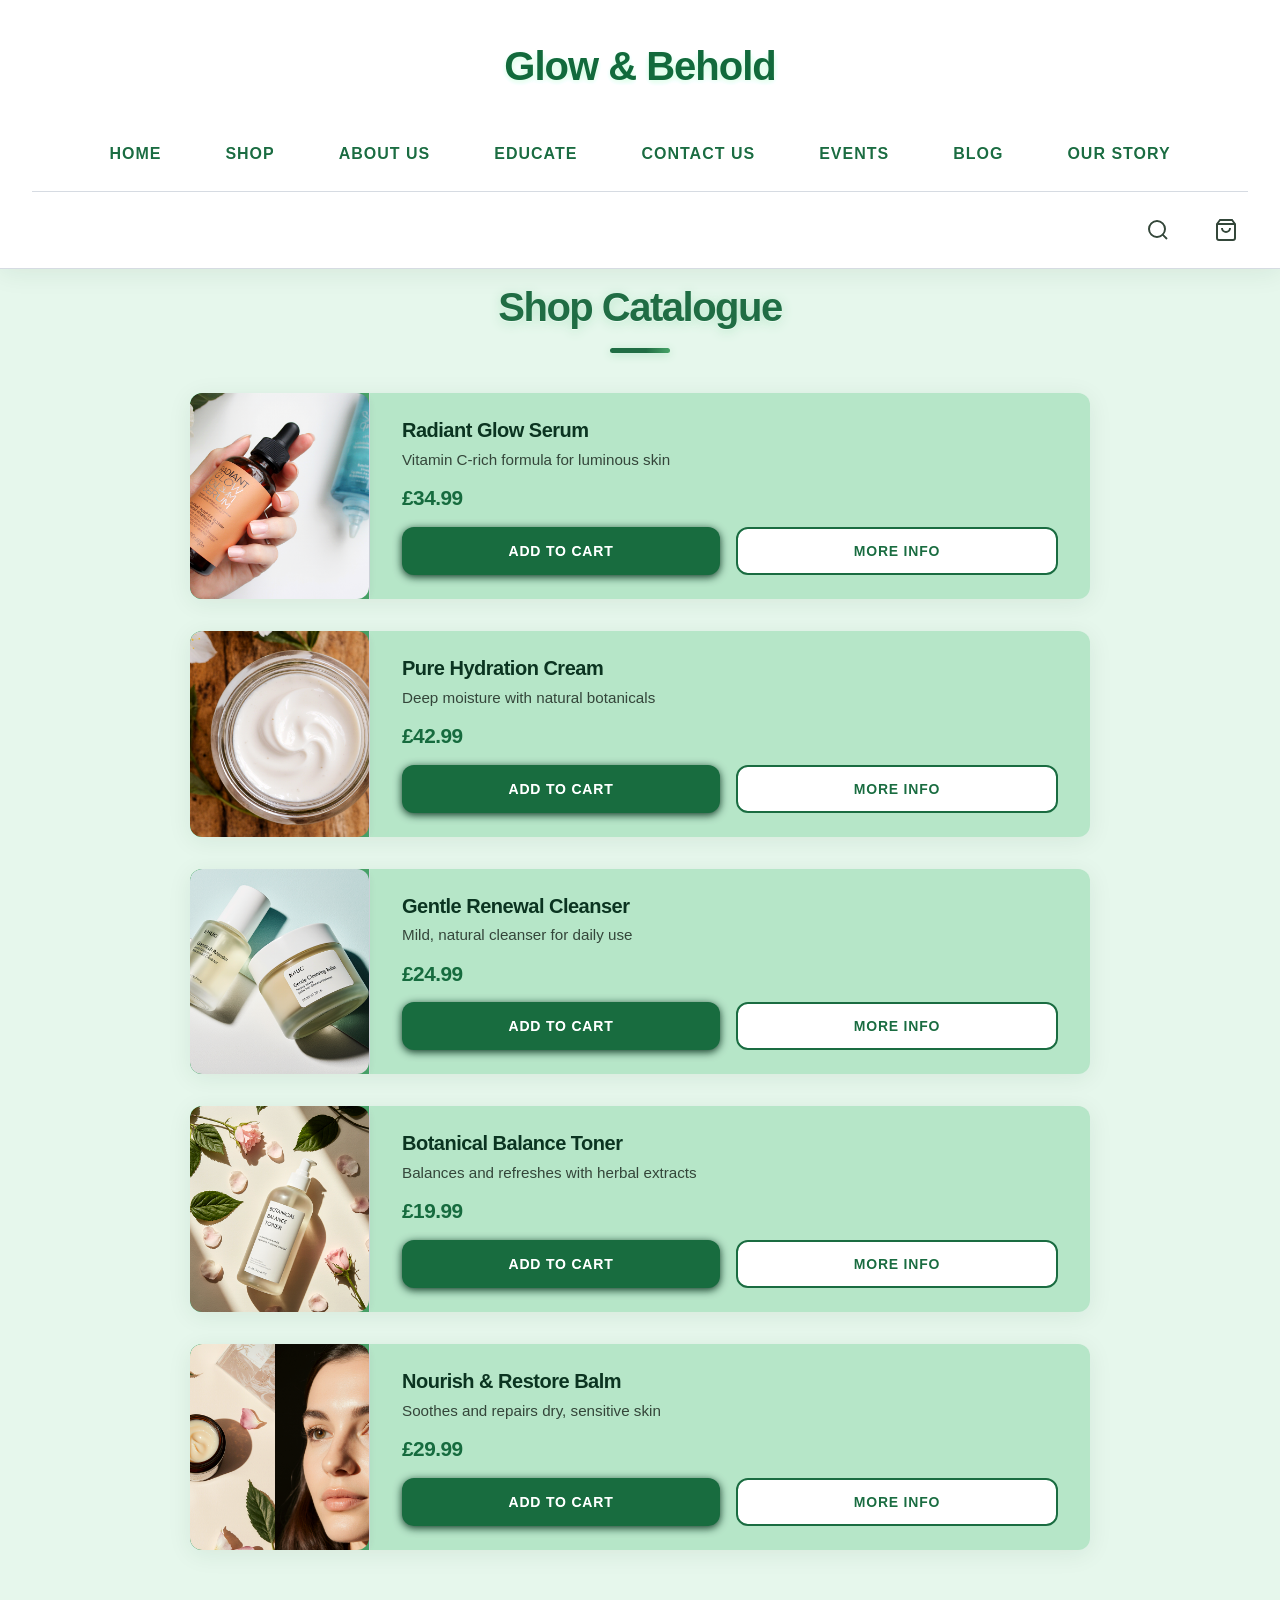
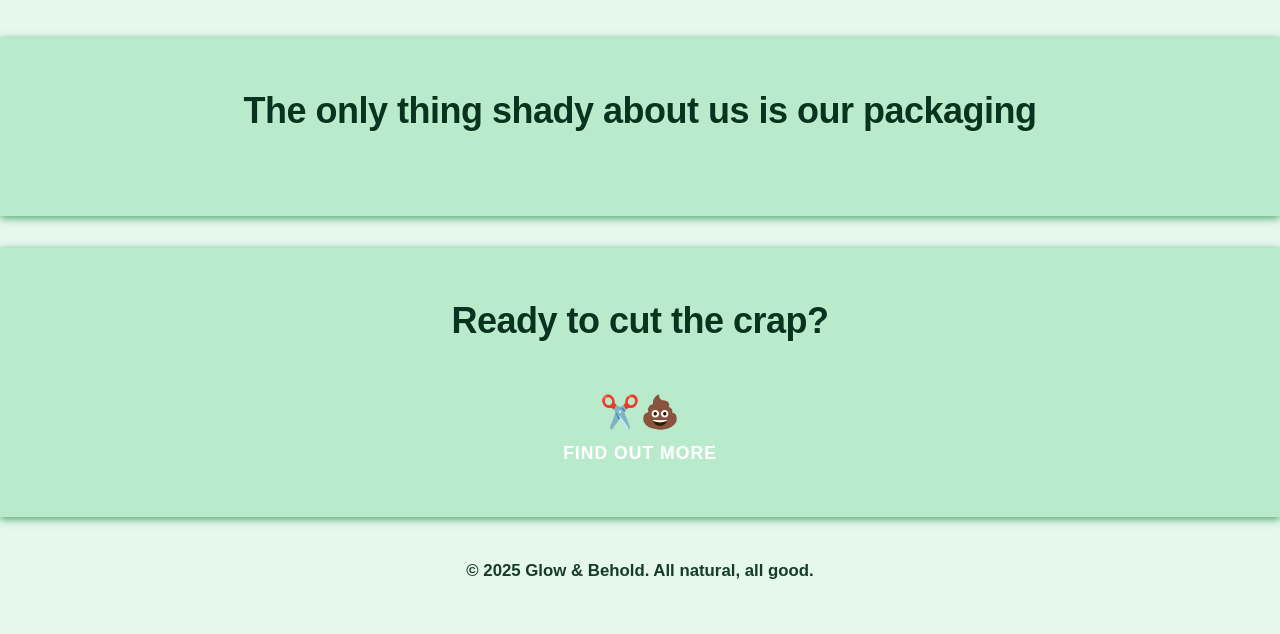
<file: shop/shop.html>
<!-- Modal for More Info -->
<div id="info-modal" class="modal" style="display:none;">
    <div class="modal-content">
        <button class="modal-close" aria-label="Close">&times;</button>
        <h2 class="modal-title">Product Information</h2>
        <div class="modal-body">
            <p id="modal-product-name"></p>
            <p id="modal-product-description"></p>
            <p id="modal-product-price"></p>
        </div>
    </div>
</div>
<!DOCTYPE html>
<html lang="en">
<head>
    <meta charset="UTF-8">
    <meta name="viewport" content="width=device-width, initial-scale=1.0">
    <title>Shop - Glow & Behold</title>
    <link rel="stylesheet" href="../styles.css">
</head>
<body>
    <header class="header">
        <div class="header-container">
            <button class="mobile-menu-toggle" aria-label="Toggle menu">
                <span></span>
                <span></span>
                <span></span>
            </button>

            <div class="brand-container">
                <h1 class="brand-name"><a href="../index.html">Glow & Behold</a></h1>
            </div>

            <nav class="main-nav">
                <ul class="nav-list">
                                        <li><a href="../index.html">Home</a></li>
                    <li><a href="shop.html">Shop</a></li>
                    <li><a href="../about/about.html">About Us</a></li>
                    <li><a href="../educate/educate.html">Educate</a></li>
                    <li><a href="../contact/contact.html">Contact Us</a></li>
                    <li><a href="../events/events.html">Events</a></li>
                    <li><a href="../blog/blog.html">Blog</a></li>
                    <li><a href="../story/story.html">Our Story</a></li>
                </ul>
            </nav>

            <div class="header-actions">
                <button class="icon-btn search-btn" aria-label="Search products">
                    <svg width="24" height="24" viewBox="0 0 24 24" fill="none" stroke="currentColor" stroke-width="2">
                        <circle cx="11" cy="11" r="8"></circle>
                        <path d="m21 21-4.35-4.35"></path>
                    </svg>
                </button>
                <form class="search-bar" id="search-bar" autocomplete="off" onsubmit="return false;">
                    <input type="text" placeholder="Search products..." aria-label="Search products" />
                </form>
                <a href="../cart/cart.html" class="icon-btn cart-btn" aria-label="Shopping cart">
                    <svg width="24" height="24" viewBox="0 0 24 24" fill="none" stroke="currentColor" stroke-width="2">
                        <path d="M6 2L3 6v14a2 2 0 0 0 2 2h14a2 2 0 0 0 2-2V6l-3-4z"></path>
                        <line x1="3" y1="6" x2="21" y2="6"></line>
                        <path d="M16 10a4 4 0 0 1-8 0"></path>
                    </svg>
                    <span class="cart-count">0</span>
                </a>
            </div>
        </div>
    </header>

    <main>
        <section class="page-content">
            <h2 class="section-title">Shop Catalogue</h2>
            <div class="catalogue-list">
                <div class="catalogue-item">
                    <div class="catalogue-thumb"><img src="../images/glow_serum.png" alt="Radiant Glow Serum" class="product-image" /></div>
                    <div class="catalogue-info">
                        <h3 class="product-name">Radiant Glow Serum</h3>
                        <p class="product-description">Vitamin C-rich formula for luminous skin</p>
                        <p class="product-price">£34.99</p>
                        <div class="product-actions">
                            <button class="btn btn-primary add-to-cart">Add to Cart</button>
                            <button class="btn btn-secondary more-info">More Info</button>
                        </div>
                    </div>
                </div>
                <div class="catalogue-item">
                    <div class="catalogue-thumb"><img src="../images/hydration_cream.png" alt="Pure Hydration Cream" class="product-image" /></div>
                    <div class="catalogue-info">
                        <h3 class="product-name">Pure Hydration Cream</h3>
                        <p class="product-description">Deep moisture with natural botanicals</p>
                        <p class="product-price">£42.99</p>
                        <div class="product-actions">
                            <button class="btn btn-primary add-to-cart">Add to Cart</button>
                            <button class="btn btn-secondary more-info">More Info</button>
                        </div>
                    </div>
                </div>
                <div class="catalogue-item">
                    <div class="catalogue-thumb"><img src="../images/renewal_cleanser.png" alt="Gentle Renewal Cleanser" class="product-image" /></div>
                    <div class="catalogue-info">
                        <h3 class="product-name">Gentle Renewal Cleanser</h3>
                        <p class="product-description">Mild, natural cleanser for daily use</p>
                        <p class="product-price">£24.99</p>
                        <div class="product-actions">
                            <button class="btn btn-primary add-to-cart">Add to Cart</button>
                            <button class="btn btn-secondary more-info">More Info</button>
                        </div>
                    </div>
                </div>
                <div class="catalogue-item">
                    <div class="catalogue-thumb"><img src="../images/botanical_balance_toner.png" alt="Botanical Balance Toner" class="product-image" /></div>
                    <div class="catalogue-info">
                        <h3 class="product-name">Botanical Balance Toner</h3>
                        <p class="product-description">Balances and refreshes with herbal extracts</p>
                        <p class="product-price">£19.99</p>
                        <div class="product-actions">
                            <button class="btn btn-primary add-to-cart">Add to Cart</button>
                            <button class="btn btn-secondary more-info">More Info</button>
                        </div>
                    </div>
                </div>
                <div class="catalogue-item">
                    <div class="catalogue-thumb"><img src="../images/restore_balm.png" alt="Nourish & Restore Balm" class="product-image" /></div>
                    <div class="catalogue-info">
                        <h3 class="product-name">Nourish & Restore Balm</h3>
                        <p class="product-description">Soothes and repairs dry, sensitive skin</p>
                        <p class="product-price">£29.99</p>
                        <div class="product-actions">
                            <button class="btn btn-primary add-to-cart">Add to Cart</button>
                            <button class="btn btn-secondary more-info">More Info</button>
                        </div>
                    </div>
                </div>
            </div>
        </section>
    </main>

    <footer class="footer">
        <div class="promo-banner">
            <p class="promo-text">The only thing shady about us is our packaging</p>
        </div>
        <div class="promo-banner">
            <p class="promo-text">Ready to cut the crap?</p>
            <span style="font-size:2rem; display:inline-block; margin-top:0.2em; text-align:center; width:100%;">✂️💩</span>
            <br>
            <a href="../educate/educate.html" class="btn btn-cta"><span class="btn-cta-text">Find Out More</span></a>
        </div>
        <p class="footer-copyright">&copy; 2025 Glow & Behold. All natural, all good.</p>
    </footer>

    <script src="../script.js"></script>
    <script>
    // Modal logic for More Info (shop page)
    document.addEventListener('DOMContentLoaded', function() {
        const modal = document.getElementById('info-modal');
        if (!modal) return;
        const modalClose = modal.querySelector('.modal-close');
        const modalProductName = document.getElementById('modal-product-name');
        const modalProductDescription = document.getElementById('modal-product-description');
        const modalProductPrice = document.getElementById('modal-product-price');
        // For shop page, .catalogue-item instead of .product-card
        const moreInfoButtons = document.querySelectorAll('.catalogue-item .more-info');
        moreInfoButtons.forEach(btn => {
            btn.addEventListener('click', function(e) {
                const card = btn.closest('.catalogue-item');
                const name = card.querySelector('.product-name').textContent;
                const desc = card.querySelector('.product-description').textContent;
                const price = card.querySelector('.product-price').textContent;
                modalProductName.textContent = name;
                modalProductDescription.textContent = desc;
                modalProductPrice.textContent = price;
                modal.style.display = 'flex';
                document.body.style.overflow = 'hidden';
            });
        });
        modalClose.addEventListener('click', function() {
            modal.style.display = 'none';
            document.body.style.overflow = '';
        });
        modal.addEventListener('click', function(e) {
            if (e.target === modal) {
                modal.style.display = 'none';
                document.body.style.overflow = '';
            }
        });
    });
    </script>
</body>
</html>
</file>
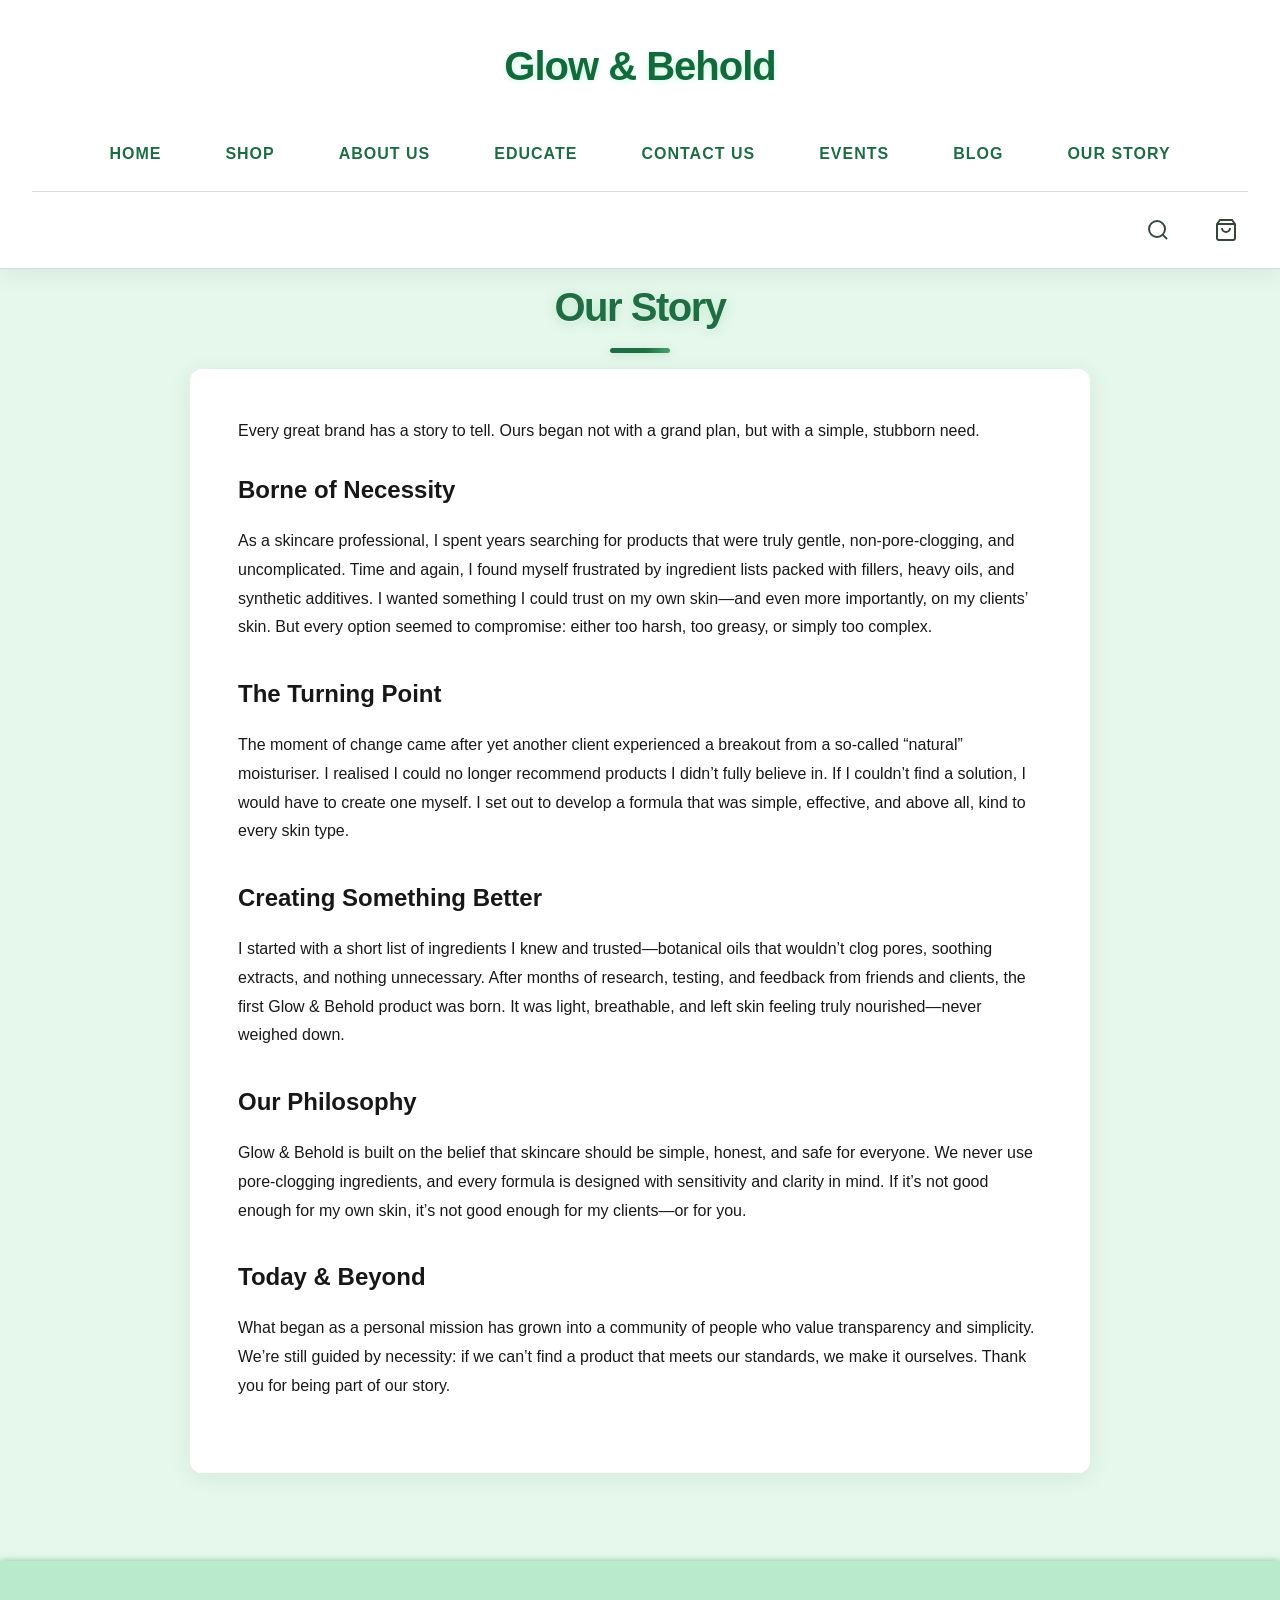
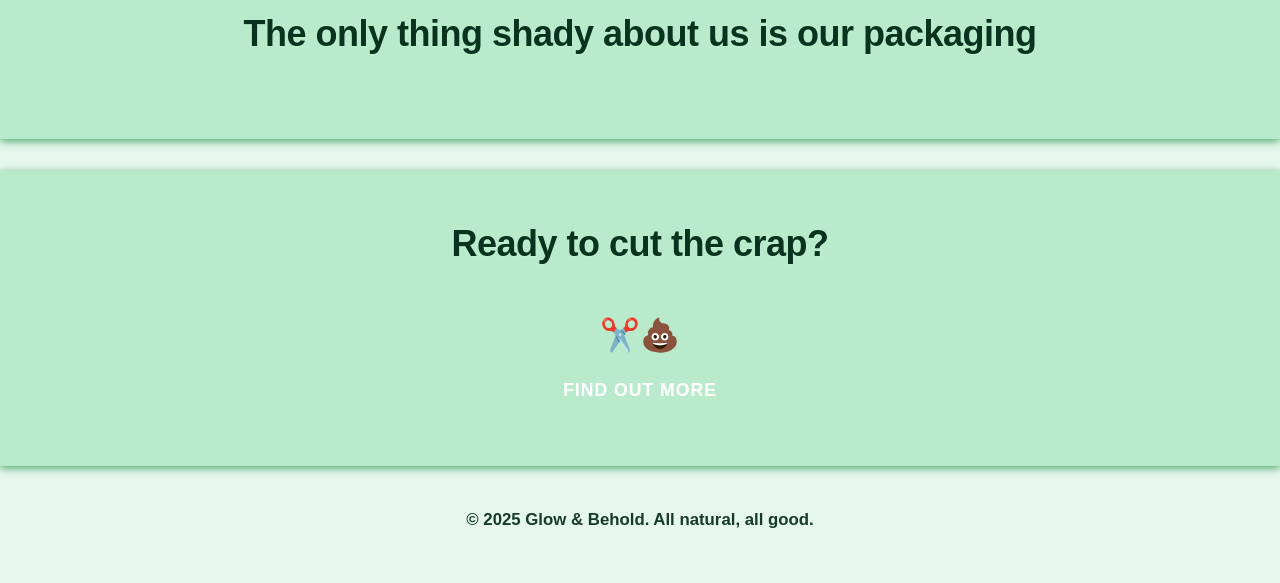
<file: story/story.html>
<!DOCTYPE html>
<html lang="en">
<head>
    <meta charset="UTF-8">
    <meta name="viewport" content="width=device-width, initial-scale=1.0">
    <title>Our Story - Glow & Behold</title>
    <link rel="stylesheet" href="../styles.css">
</head>
<body>
    <header class="header">
        <div class="header-container">
            <button class="mobile-menu-toggle" aria-label="Toggle menu">
                <span></span>
                <span></span>
                <span></span>
            </button>

            <div class="brand-container">
                <h1 class="brand-name"><a href="../index.html">Glow & Behold</a></h1>
            </div>

            <nav class="main-nav">
                <ul class="nav-list">
                                        <li><a href="../index.html">Home</a></li>
                    <li><a href="../shop/shop.html">Shop</a></li>
                    <li><a href="../about/about.html">About Us</a></li>
                    <li><a href="../educate/educate.html">Educate</a></li>
                    <li><a href="../contact/contact.html">Contact Us</a></li>
                    <li><a href="../events/events.html">Events</a></li>
                    <li><a href="../blog/blog.html">Blog</a></li>
                    <li><a href="story.html">Our Story</a></li>
                </ul>
            </nav>

            <div class="header-actions">
                <button class="icon-btn search-btn" aria-label="Search products">
                    <svg width="24" height="24" viewBox="0 0 24 24" fill="none" stroke="currentColor" stroke-width="2">
                        <circle cx="11" cy="11" r="8"></circle>
                        <path d="m21 21-4.35-4.35"></path>
                    </svg>
                </button>
                <form class="search-bar" id="search-bar" autocomplete="off" onsubmit="return false;">
                    <input type="text" placeholder="Search products..." aria-label="Search products" />
                </form>
                <a href="../cart/cart.html" class="icon-btn cart-btn" aria-label="Shopping cart">
                    <svg width="24" height="24" viewBox="0 0 24 24" fill="none" stroke="currentColor" stroke-width="2">
                        <path d="M6 2L3 6v14a2 2 0 0 0 2 2h14a2 2 0 0 0 2-2V6l-3-4z"></path>
                        <line x1="3" y1="6" x2="21" y2="6"></line>
                        <path d="M16 10a4 4 0 0 1-8 0"></path>
                    </svg>
                    <span class="cart-count">0</span>
                </a>
            </div>
        </div>
    </header>

    <main>
        <section class="page-content">
            <h2 class="section-title">Our Story</h2>
            <div class="content-wrapper">
                <p>Every great brand has a story to tell. Ours began not with a grand plan, but with a simple, stubborn need.</p>

                <h3>Borne of Necessity</h3>
                <p>
                    As a skincare professional, I spent years searching for products that were truly gentle, non-pore-clogging, and uncomplicated. Time and again, I found myself frustrated by ingredient lists packed with fillers, heavy oils, and synthetic additives. I wanted something I could trust on my own skin—and even more importantly, on my clients’ skin. But every option seemed to compromise: either too harsh, too greasy, or simply too complex.
                </p>

                <h3>The Turning Point</h3>
                <p>
                    The moment of change came after yet another client experienced a breakout from a so-called “natural” moisturiser. I realised I could no longer recommend products I didn’t fully believe in. If I couldn’t find a solution, I would have to create one myself. I set out to develop a formula that was simple, effective, and above all, kind to every skin type.
                </p>

                <h3>Creating Something Better</h3>
                <p>
                    I started with a short list of ingredients I knew and trusted—botanical oils that wouldn’t clog pores, soothing extracts, and nothing unnecessary. After months of research, testing, and feedback from friends and clients, the first Glow & Behold product was born. It was light, breathable, and left skin feeling truly nourished—never weighed down.
                </p>

                <h3>Our Philosophy</h3>
                <p>
                    Glow & Behold is built on the belief that skincare should be simple, honest, and safe for everyone. We never use pore-clogging ingredients, and every formula is designed with sensitivity and clarity in mind. If it’s not good enough for my own skin, it’s not good enough for my clients—or for you.
                </p>

                <h3>Today & Beyond</h3>
                <p>
                    What began as a personal mission has grown into a community of people who value transparency and simplicity. We’re still guided by necessity: if we can’t find a product that meets our standards, we make it ourselves. Thank you for being part of our story.
                </p>
            </div>
        </section>
    </main>

    <footer class="footer">
        <div class="promo-banner">
            <p class="promo-text">The only thing shady about us is our packaging</p>
        </div>
        <div class="promo-banner">
            <p class="promo-text">Ready to cut the crap?</p>
            <span style="font-size:2rem; display:inline-block; margin-top:0.2em; text-align:center; width:100%;">✂️💩</span>
            <br>
            <button class="btn btn-cta"><span class="btn-cta-text">Find Out More</span></button>
        </div>
        <p class="footer-copyright">&copy; 2025 Glow & Behold. All natural, all good.</p>
    </footer>

    <script src="../script.js"></script>
</body>
</html>
</file>
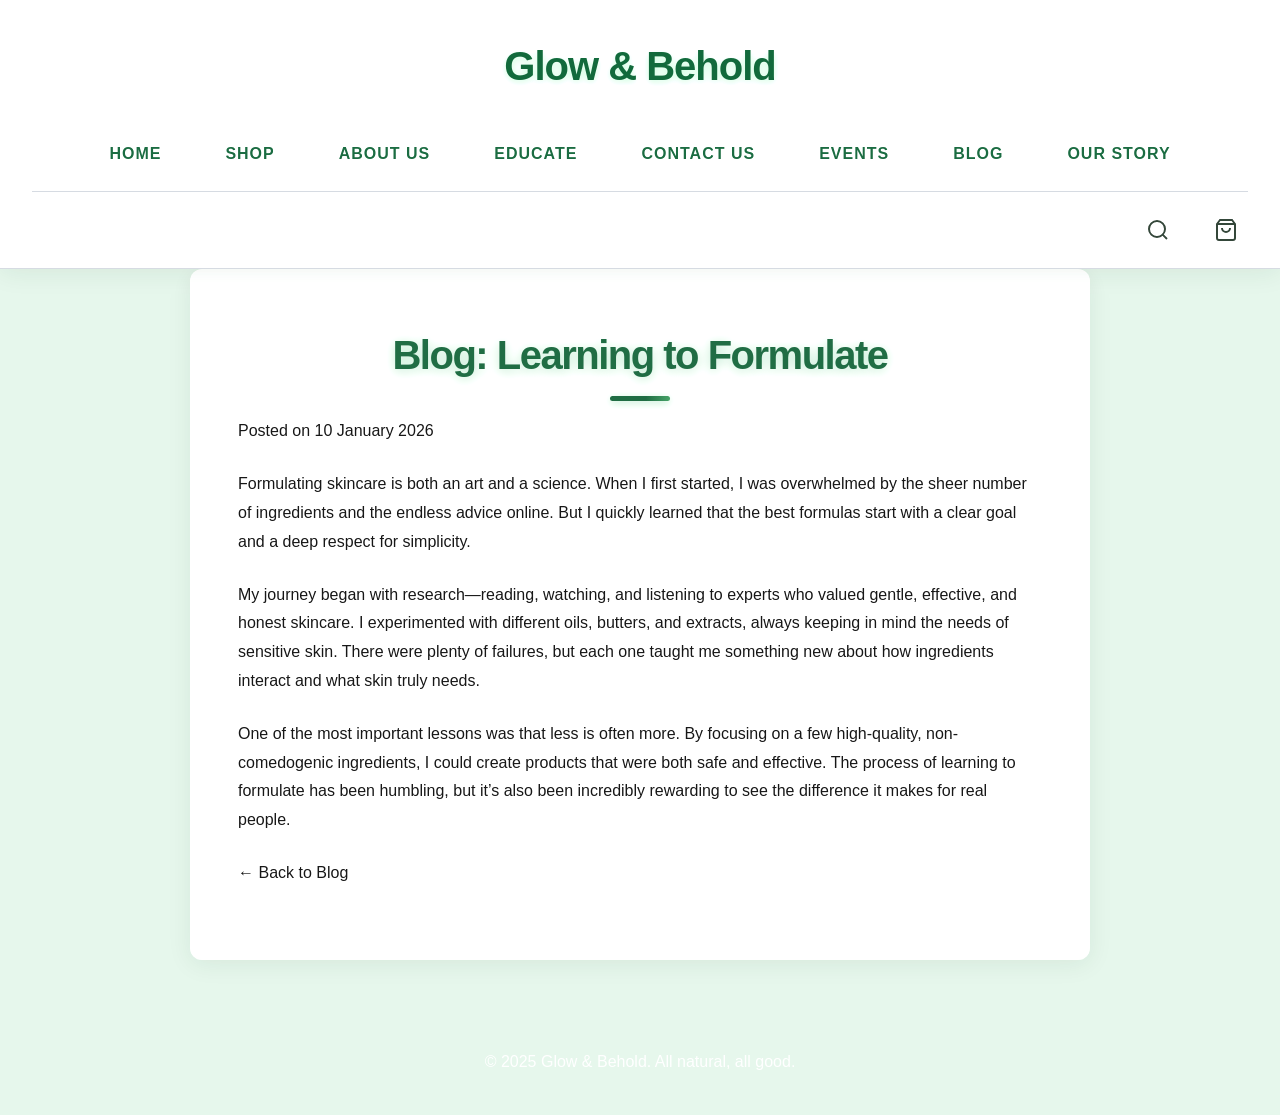
<file: blog/blog_entries/learning-to-formulate.html>
<!DOCTYPE html>
<html lang="en">
<head>
    <meta charset="UTF-8">
    <meta name="viewport" content="width=device-width, initial-scale=1.0">
    <title>Blog: Learning to Formulate - Glow & Behold</title>
    <link rel="stylesheet" href="../../styles.css">
</head>
<body>
    <header class="header">
        <div class="header-container">
            <button class="mobile-menu-toggle" aria-label="Toggle menu">
                <span></span>
                <span></span>
                <span></span>
            </button>
            <div class="brand-container">
                <h1 class="brand-name"><a href="../index.html">Glow & Behold</a></h1>
            </div>
            <nav class="main-nav">
                <ul class="nav-list">
                    <li><a href="../../index.html">Home</a></li>
                    <li><a href="../../shop/shop.html">Shop</a></li>
                    <li><a href="../../about/about.html">About Us</a></li>
                    <li><a href="../../educate/educate.html">Educate</a></li>
                    <li><a href="../../contact/contact.html">Contact Us</a></li>
                    <li><a href="../../events/events.html">Events</a></li>
                    <li><a href="../blog.html">Blog</a></li>
                    <li><a href="../../story/story.html">Our Story</a></li>
                </ul>
            </nav>
            <div class="header-actions">
                <button class="icon-btn search-btn" aria-label="Search products">
                    <svg width="24" height="24" viewBox="0 0 24 24" fill="none" stroke="currentColor" stroke-width="2">
                        <circle cx="11" cy="11" r="8"></circle>
                        <path d="m21 21-4.35-4.35"></path>
                    </svg>
                </button>
                <form class="search-bar" id="search-bar" autocomplete="off" onsubmit="return false;">
                    <input type="text" placeholder="Search products..." aria-label="Search products" />
                </form>
                <a href="../../cart/cart.html" class="icon-btn cart-btn" aria-label="Shopping cart">
                    <svg width="24" height="24" viewBox="0 0 24 24" fill="none" stroke="currentColor" stroke-width="2">
                        <path d="M6 2L3 6v14a2 2 0 0 0 2 2h14a2 2 0 0 0 2-2V6l-3-4z"></path>
                        <line x1="3" y1="6" x2="21" y2="6"></line>
                        <path d="M16 10a4 4 0 0 1-8 0"></path>
                    </svg>
                    <span class="cart-count">0</span>
                </a>
            </div>
        </div>
    </header>
    <main>
        <section class="page-content">
            <div class="content-wrapper">
                <h2 class="section-title">Blog: Learning to Formulate</h2>
                <p class="blog-meta">Posted on 10 January 2026</p>
                <p>Formulating skincare is both an art and a science. When I first started, I was overwhelmed by the sheer number of ingredients and the endless advice online. But I quickly learned that the best formulas start with a clear goal and a deep respect for simplicity.</p>
                <p>My journey began with research—reading, watching, and listening to experts who valued gentle, effective, and honest skincare. I experimented with different oils, butters, and extracts, always keeping in mind the needs of sensitive skin. There were plenty of failures, but each one taught me something new about how ingredients interact and what skin truly needs.</p>
                <p>One of the most important lessons was that less is often more. By focusing on a few high-quality, non-comedogenic ingredients, I could create products that were both safe and effective. The process of learning to formulate has been humbling, but it’s also been incredibly rewarding to see the difference it makes for real people.</p>
                <p class="blog-footer">&larr; <a href="../blog.html">Back to Blog</a></p>
            </div>
        </section>
    </main>
    <footer class="footer">
        <p>&copy; 2025 Glow & Behold. All natural, all good.</p>
    </footer>
    <script src="../../script.js"></script>
    </footer>
</body>
</html>
</file>
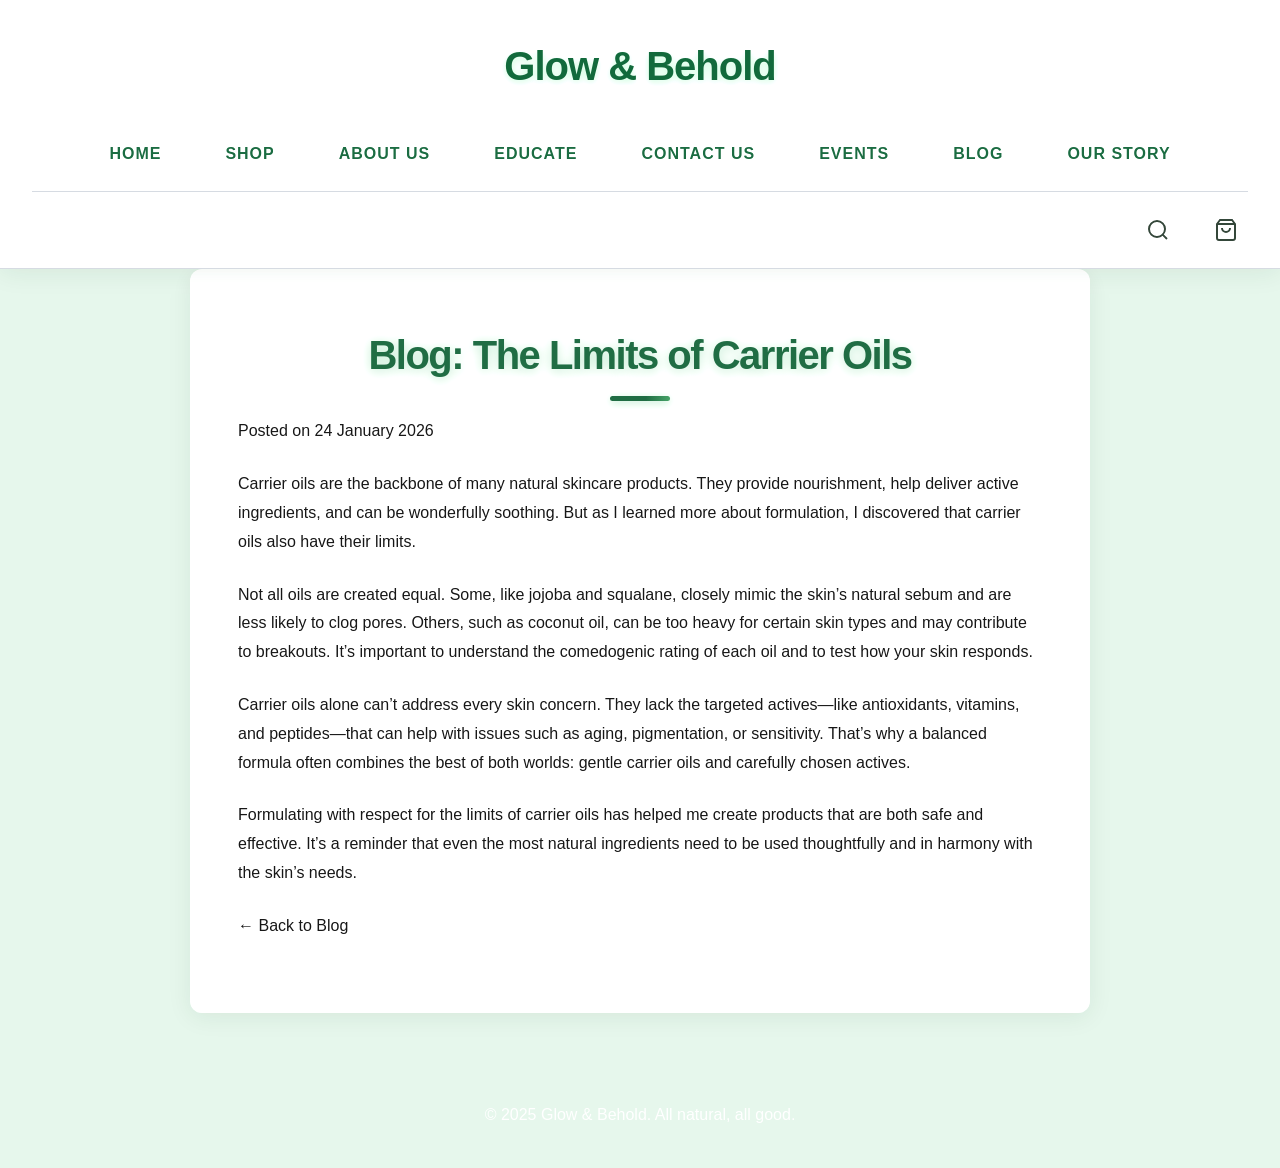
<file: blog/blog_entries/limits-of-carrier-oils.html>
<!DOCTYPE html>
<html lang="en">
<head>
    <meta charset="UTF-8">
    <meta name="viewport" content="width=device-width, initial-scale=1.0">
    <title>Blog: The Limits of Carrier Oils - Glow & Behold</title>
    <link rel="stylesheet" href="../../styles.css">
</head>
<body>
    <header class="header">
        <div class="header-container">
            <button class="mobile-menu-toggle" aria-label="Toggle menu">
                <span></span>
                <span></span>
                <span></span>
            </button>
            <div class="brand-container">
                <h1 class="brand-name"><a href="../index.html">Glow & Behold</a></h1>
            </div>
            <nav class="main-nav">
                <ul class="nav-list">
                    <li><a href="../../index.html">Home</a></li>
                    <li><a href="../../shop/shop.html">Shop</a></li>
                    <li><a href="../../about/about.html">About Us</a></li>
                    <li><a href="../../educate/educate.html">Educate</a></li>
                    <li><a href="../../contact/contact.html">Contact Us</a></li>
                    <li><a href="../../events/events.html">Events</a></li>
                    <li><a href="../blog.html">Blog</a></li>
                    <li><a href="../../story/story.html">Our Story</a></li>
                </ul>
            </nav>
            <div class="header-actions">
                <button class="icon-btn search-btn" aria-label="Search products">
                    <svg width="24" height="24" viewBox="0 0 24 24" fill="none" stroke="currentColor" stroke-width="2">
                        <circle cx="11" cy="11" r="8"></circle>
                        <path d="m21 21-4.35-4.35"></path>
                    </svg>
                </button>
                <form class="search-bar" id="search-bar" autocomplete="off" onsubmit="return false;">
                    <input type="text" placeholder="Search products..." aria-label="Search products" />
                </form>
                <a href="../../cart/cart.html" class="icon-btn cart-btn" aria-label="Shopping cart">
                    <svg width="24" height="24" viewBox="0 0 24 24" fill="none" stroke="currentColor" stroke-width="2">
                        <path d="M6 2L3 6v14a2 2 0 0 0 2 2h14a2 2 0 0 0 2-2V6l-3-4z"></path>
                        <line x1="3" y1="6" x2="21" y2="6"></line>
                        <path d="M16 10a4 4 0 0 1-8 0"></path>
                    </svg>
                    <span class="cart-count">0</span>
                </a>
            </div>
        </div>
    </header>
    <main>
        <section class="page-content">
            <div class="content-wrapper">
                <h2 class="section-title">Blog: The Limits of Carrier Oils</h2>
                <p class="blog-meta">Posted on 24 January 2026</p>
                <p>Carrier oils are the backbone of many natural skincare products. They provide nourishment, help deliver active ingredients, and can be wonderfully soothing. But as I learned more about formulation, I discovered that carrier oils also have their limits.</p>
                <p>Not all oils are created equal. Some, like jojoba and squalane, closely mimic the skin’s natural sebum and are less likely to clog pores. Others, such as coconut oil, can be too heavy for certain skin types and may contribute to breakouts. It’s important to understand the comedogenic rating of each oil and to test how your skin responds.</p>
                <p>Carrier oils alone can’t address every skin concern. They lack the targeted actives—like antioxidants, vitamins, and peptides—that can help with issues such as aging, pigmentation, or sensitivity. That’s why a balanced formula often combines the best of both worlds: gentle carrier oils and carefully chosen actives.</p>
                <p>Formulating with respect for the limits of carrier oils has helped me create products that are both safe and effective. It’s a reminder that even the most natural ingredients need to be used thoughtfully and in harmony with the skin’s needs.</p>
                <p class="blog-footer">&larr; <a href="../blog.html">Back to Blog</a></p>
            </div>
        </section>
    </main>
    <footer class="footer">
        <p>&copy; 2025 Glow & Behold. All natural, all good.</p>
    </footer>
    <script src="../../script.js"></script>
    </footer>
</body>
</html>
</file>
<file: styles.css>
/* Ensure copyright text is dark green and consistent */
.footer-copyright {
    color: var(--green-1);
    font-weight: 600;
    text-align: center;
    margin-top: 2.5rem;
    margin-bottom: 0.5rem;
    font-size: 1.05rem;
}
/* Ensure home page carousel product images retain aspect ratio and are not stretched */
.carousel-track .product-image img.product-image {
    width: 100%;
    height: 100%;
    object-fit: cover;
    border-radius: 12px;
    display: block;
    background: #f4f4f4;
    box-shadow: 0 2px 8px rgba(26,61,44,0.07);
}
/* Ensure product images in catalogue retain aspect ratio and are not stretched */
.catalogue-thumb .product-image {
    width: 100%;
    height: 100%;
    object-fit: cover;
    border-radius: 12px;
    display: block;
    background: #f4f4f4;
    box-shadow: 0 2px 8px rgba(26,61,44,0.07);
}
/* Shop Catalogue Styles */
.catalogue-list {
    display: flex;
    flex-direction: column;
    gap: 2rem;
    margin-top: 2rem;
}
.catalogue-item {
    display: flex;
    align-items: stretch;
    background: var(--green-4);
    border-radius: 12px;
    box-shadow: var(--shadow);
    overflow: hidden;
    min-height: 120px;
}
.catalogue-thumb {
    flex: 1 1 20%;
    min-width: 120px;
    max-width: 200px;
    display: flex;
    align-items: center;
    justify-content: center;
    background: var(--green-3);
    border-right: 1px solid var(--border-color);
}
.catalogue-thumb .placeholder-image {
    width: 80px;
    height: 80px;
    background: var(--green-2);
    color: #fff;
    display: flex;
    align-items: center;
    justify-content: center;
    border-radius: 8px;
    font-size: 0.95rem;
    font-weight: 600;
    text-align: center;
}
.catalogue-info {
    flex: 4 1 80%;
    padding: 1.5rem 2rem;
    display: flex;
    flex-direction: column;
    justify-content: center;
}
.catalogue-info .product-name {
    font-size: 1.25rem;
    color: var(--green-1);
    font-weight: 700;
    margin-bottom: 0.3rem;
}
.catalogue-info .product-description {
    color: var(--text-medium);
    margin-bottom: 0.5rem;
}
.catalogue-info .product-price {
    color: var(--green-2);
    font-weight: 700;
    margin-bottom: 0.7rem;
}
.catalogue-info .product-actions {
    display: flex;
    gap: 1rem;
}
@media (max-width: 700px) {
    .catalogue-item {
        flex-direction: column;
        min-height: unset;
    }
    .catalogue-thumb {
        max-width: unset;
        min-width: unset;
        width: 100%;
        border-right: none;
        border-bottom: 1px solid var(--border-color);
        padding: 1.2rem 0;
    }
    .catalogue-info {
        padding: 1.2rem 1.2rem;
    }
}
/* Blog List Styling */
.blog-list {
    list-style: none;
    padding: 0;
    margin: 2rem 0 0 0;
    display: flex;
    flex-direction: column;
    gap: 2rem;
}
.blog-list li {
    background: var(--green-4);
    border-left: 6px solid var(--green-2);
    border-radius: 10px;
    padding: 1.5rem 2rem;
    box-shadow: 0 2px 12px 0 rgba(26,61,44,0.07);
    color: var(--text-dark);
    font-size: 1.08rem;
    line-height: 1.7;
    display: flex;
    flex-direction: column;
    gap: 0.5rem;
}
.blog-list .blog-title {
    color: var(--green-1);
    font-size: 1.18rem;
    font-weight: bold;
    margin-bottom: 0.2rem;
}
.blog-list .blog-meta {
    color: var(--green-2);
    font-size: 0.98rem;
    margin-bottom: 0.5rem;
}
.blog-list .blog-desc {
    color: var(--text-medium);
    font-size: 1rem;
}
.blog-list .blog-link {
    color: var(--green-2);
    font-weight: 600;
    text-decoration: underline;
    margin-top: 0.5rem;
    align-self: flex-start;
    transition: color 0.2s;
}
.blog-list .blog-link:hover {
    color: var(--green-3);
}
/* Events List Styling */
.events-list {
    list-style: none;
    padding: 0;
    margin: 2rem 0 0 0;
    display: flex;
    flex-direction: column;
    gap: 2rem;
}
.event-item {
    background: var(--green-4);
    border-left: 6px solid var(--green-2);
    border-radius: 10px;
    padding: 1.5rem 2rem;
    box-shadow: 0 2px 12px 0 rgba(26,61,44,0.07);
    color: var(--text-dark);
    font-size: 1.08rem;
    line-height: 1.7;
}
.event-item strong {
    color: var(--green-1);
    font-size: 1.18rem;
}
.event-item em {
    color: var(--green-2);
    font-style: italic;
    display: block;
    margin-top: 0.5rem;
    font-size: 1rem;
}
/* Contact Form Styling */
.contact-details {
    margin-top: 2rem;
}
.contact-details ul {
    margin-bottom: 2rem;
    padding-left: 1.2em;
}
.contact-details address {
    font-style: normal;
    color: var(--text-medium);
    margin-bottom: 2rem;
    line-height: 1.7;
}
.contact-form {
    display: flex;
    flex-direction: column;
    gap: 1.1rem;
    background: var(--green-4);
    border-radius: 10px;
    padding: 2rem 1.5rem;
    box-shadow: 0 2px 12px 0 rgba(26,61,44,0.07);
    max-width: 420px;
    margin: 2rem 0 0 0;
}
.contact-form label {
    font-weight: 600;
    color: var(--green-2);
    margin-bottom: 0.2rem;
}
.contact-form input,
.contact-form textarea {
    border: 1px solid var(--border-color);
    border-radius: 6px;
    padding: 0.7em 1em;
    font-size: 1rem;
    font-family: inherit;
    background: #fff;
    color: var(--text-dark);
    transition: border 0.2s;
    resize: none;
}
.contact-form input:focus,
.contact-form textarea:focus {
    border-color: var(--green-2);
    outline: none;
}
.contact-form button[type="submit"] {
    background: var(--green-2);
    color: #fff;
    border: none;
    border-radius: 6px;
    padding: 0.8em 1.2em;
    font-size: 1rem;
    font-weight: 700;
    margin-top: 0.5rem;
    cursor: not-allowed;
    opacity: 0.7;
    transition: background 0.2s, opacity 0.2s;
}
.contact-form button[type="submit"]:not(:disabled):hover {
    background: var(--green-3);
    opacity: 1;
    cursor: pointer;
}
/* Footer copyright dark green */
.footer-copyright {
    color: var(--green-1);
}
/* Sliding search bar styles */
.search-bar {
    position: absolute;
    right: 60px;
    top: 50%;
    transform: translateY(-50%) scaleX(0);
    transform-origin: right;
    background: var(--white);
    border-radius: 2em;
    box-shadow: var(--shadow);
    border: 1px solid var(--border-color);
    padding: 0.25em 1em;
    height: 2.5em;
    display: flex;
    align-items: center;
    transition: transform 0.35s cubic-bezier(0.4,0,0.2,1), opacity 0.2s;
    opacity: 0;
    z-index: 1100;
    min-width: 180px;
    max-width: 260px;
    pointer-events: none;
}
.search-bar.open {
    transform: translateY(-50%) scaleX(1);
    opacity: 1;
    pointer-events: auto;
}
.search-bar input {
    border: none;
    outline: none;
    font-size: 1em;
    background: transparent;
    width: 100%;
    color: var(--text-dark);
}
.header-actions {
    position: relative;
}
@import url('https://fonts.googleapis.com/css2?family=Inter:wght@400;500;600;700;800&display=swap');

:root {
    --green-1: #1a3d2c; /* deep forest */
    --green-2: #256d47; /* rich green */
    --green-3: #4ca16a; /* medium green */
    --green-4: #b6e2c7; /* pale mint */
    --white: #ffffff;
    --grey: #e5e7eb;
    --text-dark: #1a1a1a;
    --text-medium: #3a4a3f;
    --text-light: #ffffff;
    --border-color: #d1d5db;
    --shadow: 0 4px 24px rgba(26, 61, 44, 0.08);
    --transition: all 0.3s cubic-bezier(0.4, 0, 0.2, 1);
    --transition-fast: all 0.15s cubic-bezier(0.4, 0, 0.2, 1);
}

* {
    margin: 0;
    padding: 0;
    box-sizing: border-box;
}

body {
    font-family: 'Inter', -apple-system, BlinkMacSystemFont, 'Segoe UI', Roboto, 'Helvetica Neue', Arial, sans-serif;
    color: var(--text-dark);
    line-height: 1.7;
    background: #e6f7ec; /* pastel green block */
    background-attachment: fixed;
    -webkit-font-smoothing: antialiased;
    -moz-osx-font-smoothing: grayscale;
    filter: contrast(1.03) saturate(1.05);
}

button {
    cursor: pointer;
    border: none;
    background: none;
    font-family: inherit;
}

a {
    text-decoration: none;
    color: inherit;
}

ul {
    list-style: none;
}

.header {
    background: var(--white);
    box-shadow: var(--shadow);
    border-bottom: 1px solid var(--border-color);
    position: sticky;
    top: 0;
    z-index: 1000;
    transition: var(--transition);
    filter: blur(0.5px) contrast(1.04);
}

.header-container {
    max-width: 1400px;
    margin: 0 auto;
    padding: 1rem 2rem;
}

.brand-container {
    text-align: center;
    padding: 1rem 0;
}

.brand-name {
    font-size: 2.5rem;
    font-weight: 900;
    color: var(--green-2);
    letter-spacing: -1px;
    text-shadow: 0 2px 8px var(--green-4);
    transition: var(--transition);
    filter: blur(0.2px) contrast(1.1);
}

.main-nav {
    margin-top: 1rem;
}

.nav-list {
    display: flex;
    justify-content: center;
    align-items: center;
    gap: 2.5rem;
    flex-wrap: wrap;
}

.nav-list a {
    font-size: 1rem;
    font-weight: 700;
    text-transform: uppercase;
    letter-spacing: 1px;
    color: var(--green-2);
    transition: var(--transition);
    background: none;
    box-shadow: none;
    border-radius: 0;
    padding: 0.5rem 0.75rem;
    position: relative;
    overflow: visible;
    filter: none;
    display: inline-block;
}

.nav-list a::before {
    content: '';
    position: absolute;
    bottom: 0;
    left: 50%;
    width: 0;
    height: 2px;
    background: var(--primary-color);
    transform: translateX(-50%);
    transition: var(--transition);
}

.nav-list a:hover {
    color: var(--green-2);
    background: none;
    box-shadow: none;
    transform: scale(1.10);
    transition: var(--transition);
}

.nav-list a:hover::before {
    width: 80%;
}

.header-actions {
    display: flex;
    justify-content: flex-end;
    gap: 1.5rem;
    margin-top: 1rem;
    padding-top: 1rem;
    border-top: 1px solid var(--border-color);
}

.icon-btn {
    display: flex;
    align-items: center;
    justify-content: center;
    width: 44px;
    height: 44px;
    border-radius: 12px;
    color: var(--text-medium);
    transition: var(--transition);
    position: relative;
    background: transparent;
}

.icon-btn:hover {
    background: linear-gradient(135deg, rgba(26, 95, 79, 0.1) 0%, rgba(140, 185, 167, 0.1) 100%);
    color: var(--primary-color);
    transform: translateY(-2px);
    box-shadow: var(--shadow-sm);
}

.cart-count {
    position: absolute;
    top: -5px;
    right: -5px;
    background-color: var(--primary-color);
    color: var(--text-light);
    font-size: 0.75rem;
    font-weight: 600;
    width: 20px;
    height: 20px;
    border-radius: 50%;
    display: flex;
    align-items: center;
    justify-content: center;
}

.mobile-menu-toggle {
    display: none;
    flex-direction: column;
    gap: 5px;
    padding: 10px;
    position: absolute;
    left: 1rem;
    top: 1rem;
}

.mobile-menu-toggle span {
    width: 25px;
    height: 3px;
    background-color: var(--text-dark);
    transition: var(--transition);
}


main {
    width: 100vw;
    max-width: 100vw;
    margin: 0;
    padding: 0 0 3rem 0;
    box-sizing: border-box;
}

.hero-section {
    background: linear-gradient(135deg, rgba(26, 95, 79, 0.95) 0%, rgba(140, 185, 167, 0.95) 100%),
                url('data:image/svg+xml,<svg xmlns="http://www.w3.org/2000/svg" viewBox="0 0 1440 320"><path fill="rgba(255,255,255,0.1)" d="M0,96L48,112C96,128,192,160,288,186.7C384,213,480,235,576,213.3C672,192,768,128,864,128C960,128,1056,192,1152,197.3C1248,203,1344,149,1392,122.7L1440,96L1440,320L1392,320C1344,320,1248,320,1152,320C1056,320,960,320,864,320C768,320,672,320,576,320C480,320,384,320,288,320C192,320,96,320,48,320L0,320Z"></path></svg>');
    background-size: cover;
    background-position: center;
    border-radius: 32px;
    padding: 8rem 2rem;
    text-align: center;
    margin: 3rem 0 4rem;
    position: relative;
    overflow: hidden;
    box-shadow: var(--shadow-lg);
}

.hero-section::before {
    content: '';
    position: absolute;
    top: 0;
    left: 0;
    right: 0;
    bottom: 0;
    background: radial-gradient(circle at 30% 50%, rgba(212, 165, 116, 0.2) 0%, transparent 50%);
    pointer-events: none;
}

.hero-content {
    position: relative;
    z-index: 1;
    max-width: 800px;
    margin: 0 auto;
}

.hero-title {
    font-size: 3.5rem;
    font-weight: 800;
    color: var(--text-light);
    margin-bottom: 1.5rem;
    letter-spacing: -1.5px;
    line-height: 1.2;
    text-shadow: 0 4px 12px rgba(0, 0, 0, 0.2);
    animation: fadeInUp 0.8s ease-out;
}

.hero-subtitle {
    font-size: 1.35rem;
    color: rgba(255, 255, 255, 0.95);
    margin-bottom: 2.5rem;
    line-height: 1.6;
    font-weight: 400;
    text-shadow: 0 2px 8px rgba(0, 0, 0, 0.15);
    animation: fadeInUp 0.8s ease-out 0.2s backwards;
}

.btn-hero {
    background: rgba(255, 255, 255, 0.95);
    color: var(--primary-color);
    padding: 1.25rem 3rem;
    font-size: 1rem;
    font-weight: 700;
    border-radius: 14px;
    box-shadow: 0 8px 24px rgba(0, 0, 0, 0.2);
    transition: var(--transition);
    animation: fadeInUp 0.8s ease-out 0.4s backwards;
}

.btn-hero:hover {
    background: white;
    transform: translateY(-4px) scale(1.05);
    box-shadow: 0 12px 32px rgba(0, 0, 0, 0.3);
}

@keyframes fadeInUp {
    from {
        opacity: 0;
        transform: translateY(30px);
    }
    to {
        opacity: 1;
        transform: translateY(0);
    }
}

.section-title {
    text-align: center;
    font-size: 2.5rem;
    font-weight: 900;
    color: var(--green-2);
    text-shadow: 0 2px 12px var(--green-4), 0 1px 0 #fff;
    margin-bottom: 0.5rem;
    letter-spacing: -1.5px;
    position: relative;
    z-index: 2;
    line-height: 1.1;
    padding-top: 1rem;
    padding-bottom: 0.5rem;
    border-radius: 0.5em;
    background: none;
}

.section-title::after {
    content: '';
    display: block;
    width: 60px;
    height: 5px;
    background: linear-gradient(90deg, var(--green-2) 60%, var(--green-3) 100%);
    margin: 1.2rem auto 0;
    border-radius: 3px;
    box-shadow: 0 2px 8px var(--green-4);
}


.carousel-section {
    margin-bottom: 4rem;
    width: 100vw;
    max-width: 100vw;
    box-sizing: border-box;
    filter: blur(0.1px) contrast(1.04);
}


.carousel-container {
    position: relative;
    padding: 0 60px;
    width: 100vw;
    max-width: 100vw;
    box-sizing: border-box;
}

.carousel-track-wrapper {
    overflow: hidden;
}

.carousel-track {
    display: flex;
    gap: 2rem;
    transition: transform 0.5s ease;
}

.carousel-btn {
    position: absolute;
    top: 50%;
    transform: translateY(-50%);
    width: 56px;
    height: 56px;
    border-radius: 50%;
    background: rgba(255, 255, 255, 0.95);
    backdrop-filter: blur(10px);
    color: var(--primary-color);
    box-shadow: var(--shadow);
    display: flex;
    align-items: center;
    justify-content: center;
    transition: var(--transition);
    z-index: 10;
    border: 2px solid rgba(255, 255, 255, 0.5);
}

.carousel-btn:hover {
    background: var(--primary-color);
    color: var(--text-light);
    box-shadow: var(--shadow-md);
    transform: translateY(-50%) scale(1.1);
    border-color: var(--primary-color);
}

.carousel-btn-prev {
    left: 0;
}

.carousel-btn-next {
    right: 0;
}

.product-card {
    flex: 0 0 calc(33.333% - 1.35rem);
    min-width: 240px;
    background: var(--white);
    border-radius: 18px;
    overflow: hidden;
    box-shadow: 0 4px 24px var(--green-4);
    transition: var(--transition);
    border: 1.5px solid var(--green-3);
    position: relative;
    filter: blur(0.2px) contrast(1.04);
}

.product-card::before {
    content: '';
    position: absolute;
    top: 0;
    left: 0;
    right: 0;
    bottom: 0;
    background: linear-gradient(135deg, rgba(26, 95, 79, 0.03) 0%, rgba(140, 185, 167, 0.03) 100%);
    opacity: 0;
    transition: var(--transition);
    pointer-events: none;
}

.product-card:hover {
    box-shadow: var(--shadow-lg);
    transform: translateY(-8px);
    border-color: rgba(26, 95, 79, 0.2);
}

.product-card:hover::before {
    opacity: 1;
}

.product-image {
    width: 100%;
    height: 240px;
    background: #e6f7ec; /* pastel green block */
    display: flex;
    align-items: center;
    justify-content: center;
    position: relative;
    overflow: hidden;
    filter: blur(0.2px) contrast(1.04);
}

.product-image::after {
    content: '';
    position: absolute;
    top: -50%;
    left: -50%;
    width: 200%;
    height: 200%;
    background: linear-gradient(
        45deg,
        transparent 30%,
        rgba(255, 255, 255, 0.3) 50%,
        transparent 70%
    );
    transform: translateX(-100%);
    transition: transform 0.6s;
}

.product-card:hover .product-image::after {
    transform: translateX(100%);
}

.placeholder-image {
    color: var(--secondary-color);
    font-size: 1.1rem;
    font-weight: 500;
}

.product-info {
    padding: 1.5rem;
}

.product-name {
    font-size: 1.2rem;
    font-weight: 800;
    color: var(--green-2);
    margin-bottom: 0.5rem;
    letter-spacing: -0.5px;
    line-height: 1.3;
    filter: blur(0.1px) contrast(1.1);
}

.product-description {
    font-size: 0.95rem;
    color: var(--green-1);
    margin-bottom: 1rem;
    line-height: 1.6;
    font-weight: 400;
    filter: blur(0.1px) contrast(1.05);
}

.product-price {
    font-size: 1.3rem;
    font-weight: 900;
    color: var(--green-3);
    margin-bottom: 1.5rem;
    letter-spacing: -0.5px;
    filter: blur(0.1px) contrast(1.1);
}

.product-actions {
    display: flex;
    gap: 0.75rem;
}

.btn {
    padding: 0.875rem 1.75rem;
    border-radius: 12px;
    font-size: 0.875rem;
    font-weight: 700;
    text-transform: uppercase;
    letter-spacing: 0.8px;
    transition: var(--transition);
    position: relative;
    overflow: hidden;
}

.btn:hover::before {
    width: 300px;
    height: 300px;
}

.btn-primary {
    background: var(--green-2);
    color: var(--white);
    flex: 1;
    box-shadow: 0 2px 8px var(--green-1);
    filter: blur(0.1px) contrast(1.08);
}

.btn-primary:hover {
    background: var(--green-1);
    box-shadow: 0 6px 20px var(--green-2);
    transform: translateY(-2px);
}

.btn-secondary {
    background: var(--white);
    color: var(--green-2);
    border: 2px solid var(--green-2);
    flex: 1;
    position: relative;
    z-index: 1;
    filter: blur(0.1px) contrast(1.05);
}

.btn-secondary::after {
    content: '';
    position: absolute;
    top: 0;
    left: 0;
    right: 0;
    bottom: 0;
    background: linear-gradient(135deg, var(--primary-color) 0%, var(--primary-light) 100%);
    opacity: 0;
    transition: var(--transition);
    z-index: -1;
    border-radius: 12px;
}

.btn-secondary:hover {
    background: var(--green-2);
    color: var(--white);
    border-color: var(--green-1);
    transform: translateY(-2px);
}

.btn-secondary:hover::after {
    opacity: 1;
}


.btn-cta {
    background: var(--green-3);
    color: var(--white);
    padding: 1.25rem 3rem;
    font-size: 1.125rem;
    letter-spacing: 1px;
    filter: blur(0.1px) contrast(1.08);
    box-shadow: none !important;
    transition: none;
}
.btn-cta .btn-cta-text {
    display: inline-block;
    transition: transform 0.22s cubic-bezier(0.4,0,0.2,1);
}
.btn-cta:hover .btn-cta-text,
.btn-cta:focus .btn-cta-text,
.btn-cta:active .btn-cta-text {
    transform: scale(1.14);
}
.btn-cta:hover, .btn-cta:focus, .btn-cta:active {
    background: var(--green-3) !important;
    color: var(--white) !important;
    box-shadow: none !important;
}


.promo-banner {
    background: var(--green-4);
    padding: 3rem 0 3rem 0;
    text-align: center;
    margin-bottom: 2rem;
    border-radius: 0;
    position: relative;
    overflow: hidden;
    box-shadow: 0 2px 8px var(--green-3);
    width: 100vw;
    max-width: 100vw;
    box-sizing: border-box;
    filter: blur(0.1px) contrast(1.04);
}


.promo-text {
    font-size: 2.25rem;
    font-weight: 900;
    color: var(--green-1);
    font-style: normal;
    max-width: 100vw;
    margin: 0 auto 2rem;
    letter-spacing: -0.5px;
    line-height: 1.4;
    text-shadow: 0 1px 2px var(--green-4);
    position: relative;
    z-index: 1;
    filter: blur(0.1px) contrast(1.08);
}


.promo-banner .btn-cta {
    background: var(--accent-color);
    color: #fff;
    position: relative;
    z-index: 1;
    box-shadow: none !important;
    border-radius: 14px;
    font-weight: 800;
    font-size: 1.1rem;
    padding: 1.1rem 2.5rem;
    letter-spacing: 1px;
    transition: none;
}
.promo-banner .btn-cta .btn-cta-text {
    display: inline-block;
    transition: transform 0.22s cubic-bezier(0.4,0,0.2,1);
}
.promo-banner .btn-cta:hover .btn-cta-text,
.promo-banner .btn-cta:focus .btn-cta-text,
.promo-banner .btn-cta:active .btn-cta-text {
    transform: scale(1.14);
}

.promo-banner .btn-cta:hover, .promo-banner .btn-cta:focus, .promo-banner .btn-cta:active {
    background: var(--accent-color) !important;
    color: #fff !important;
    box-shadow: none !important;
}

/* Center and stack promo icons in banners */
.promo-icons {
    display: flex;
    flex-direction: row;
    justify-content: center;
    align-items: center;
    gap: 0.5em;
    font-size: 2.2rem;
    margin: 0.2em 0 1em 0;
    width: 100%;
}
.promo-icons span {
    display: inline-block;
    text-align: center;
}

.cta-banner {
    background: rgba(255, 255, 255, 0.95);
    backdrop-filter: blur(10px);
    padding: 5rem 2rem;
    text-align: center;
    border-radius: 24px;
    box-shadow: var(--shadow-md);
    border: 1px solid rgba(255, 255, 255, 0.5);
    position: relative;
    overflow: hidden;
}

.cta-banner::before {
    content: '';
    position: absolute;
    top: 0;
    left: 0;
    right: 0;
    bottom: 0;
    background: linear-gradient(135deg, rgba(26, 95, 79, 0.02) 0%, rgba(212, 165, 116, 0.02) 100%);
    pointer-events: none;
}


.footer {
    background: var(--primary-color);
    color: var(--text-light);
    text-align: center;
    padding: 2.5rem 0;
    position: relative;
    overflow: hidden;
    width: 100vw;
    max-width: 100vw;
    box-sizing: border-box;
}

.page-content {
    max-width: 900px;
    margin: 0 auto;
}

.content-wrapper {
    background-color: #fff;
    padding: 3rem;
    border-radius: 12px;
    box-shadow: var(--shadow);
}

.content-wrapper h3 {
    color: var(--primary-color);
    font-size: 1.5rem;
    margin-top: 2rem;
    margin-bottom: 1rem;
}

.content-wrapper h3:first-of-type {
    margin-top: 0;
}

.content-wrapper p {
    line-height: 1.8;
    color: var(--text-dark);
    margin-bottom: 1.5rem;
}

/* Modal Styles */

.modal {
    position: fixed;
    inset: 0;
    width: 100vw;
    height: 100vh;
    background: rgba(26, 61, 44, 0.32);
    display: flex;
    align-items: center;
    justify-content: center;
    z-index: 2000;
    transition: background 0.2s;
    pointer-events: all;
    overflow: hidden;
    padding: 0;
}

.modal-content {
    background: #fff;
    border-radius: 18px;
    box-shadow: 0 16px 48px 0 rgba(26,61,44,0.18), 0 2px 8px var(--green-4);
    padding: 2.5rem 2rem 2rem 2rem;
    max-width: 400px;
    width: 90vw;
    position: relative;
    animation: modalIn 0.25s cubic-bezier(0.4,0,0.2,1);
    z-index: 2100;
    max-height: 90vh;
    overflow-y: auto;
    display: flex;
    flex-direction: column;
    justify-content: center;
}

.modal-title {
    color: var(--green-2);
    font-size: 1.5rem;
    font-weight: 800;
    margin-bottom: 1rem;
    text-align: center;
}

.modal-body p {
    color: var(--green-1);
    font-size: 1.05rem;
    margin-bottom: 0.7rem;
    text-align: center;
}

.modal-close {
    position: absolute;
    top: 1rem;
    right: 1rem;
    background: none;
    border: none;
    font-size: 2rem;
    color: var(--green-2);
    cursor: pointer;
    transition: color 0.2s;
}
.modal-close:hover {
    color: var(--green-1);
}

@keyframes modalIn {
    from { transform: translateY(40px) scale(0.95); opacity: 0; }
    to { transform: translateY(0) scale(1); opacity: 1; }
}

@media (max-width: 900px) {
  .main-nav {
    display: none;
    position: absolute;
    top: 100%;
    left: 0;
    width: 100vw;
    background: #fff;
    box-shadow: 0 8px 32px var(--green-4);
    z-index: 1500;
    padding: 2rem 0 2rem 0;
    border-bottom-left-radius: 18px;
    border-bottom-right-radius: 18px;
    transition: display 0.2s;
  }
  .main-nav.active {
    display: block;
  }
  .nav-list {
    flex-direction: column;
    gap: 2rem;
    align-items: flex-start;
    padding: 0 2rem;
  }
  .mobile-menu-toggle {
    display: flex;
  }
}
</file>
